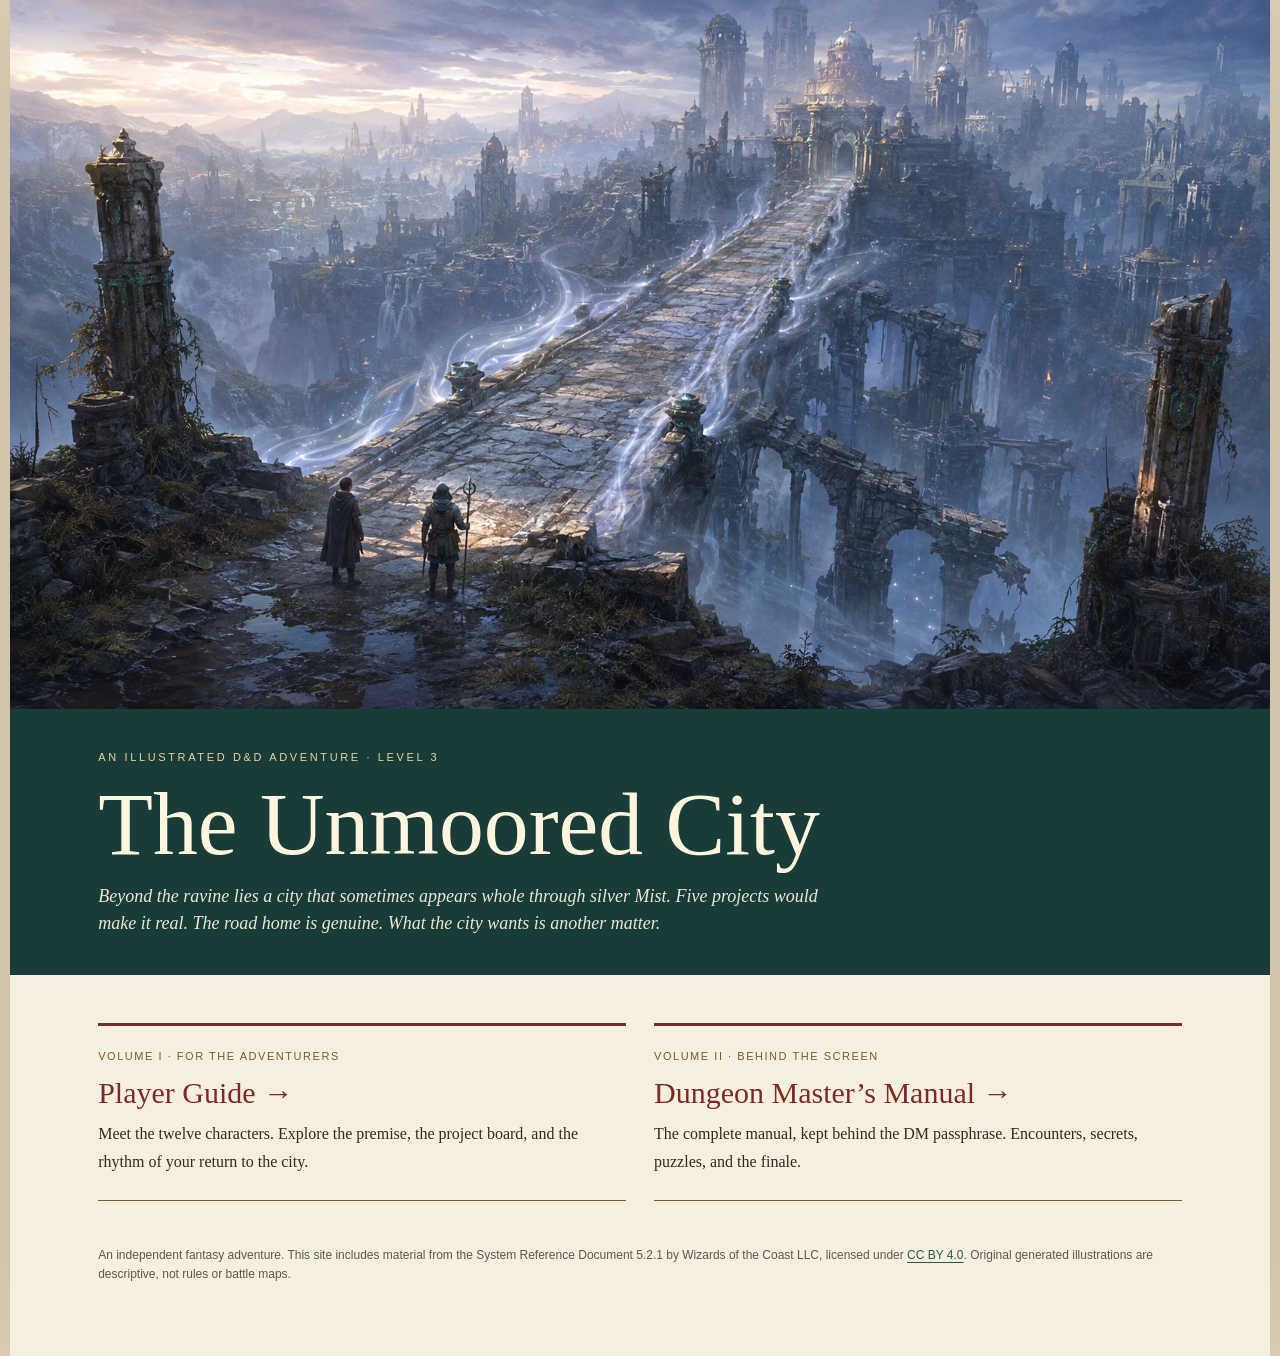
<file: index.html>
<!doctype html>
<html lang="en"><head><meta charset="utf-8"><meta name="viewport" content="width=device-width, initial-scale=1"><meta name="robots" content="noindex">
<title>The Unmoored City</title><link rel="stylesheet" href="assets/book/book.css?v=f1617fdbd7e9"></head>
<body><a class="skip-link" href="#guides">Skip to the guides</a><main class="landing">
<header class="book-cover"><img src="assets/book/scenes/01-borrowed-road.png" alt="An ancient stone road crosses a misty ravine toward a lost city." fetchpriority="high" width="1672" height="941">
<div class="cover-title"><p class="eyebrow">An illustrated D&amp;D adventure · Level 3</p><h1 class="display-title">The Unmoored City</h1>
<p class="cover-deck">Beyond the ravine lies a city that sometimes appears whole through silver Mist. Five projects would make it real. The road home is genuine. What the city wants is another matter.</p></div></header>
<div class="landing-body" id="guides"><div class="doors">
<a class="door" href="players/"><div class="door-number">Volume I · For the adventurers</div><strong>Player Guide &rarr;</strong><span>Meet the twelve characters. Explore the premise, the project board, and the rhythm of your return to the city.</span></a>
<a class="door" href="dm/"><div class="door-number">Volume II · Behind the screen</div><strong>Dungeon Master’s Manual &rarr;</strong><span>The complete manual, kept behind the DM passphrase. Encounters, secrets, puzzles, and the finale.</span></a>
</div><p class="note">An independent fantasy adventure. This site includes material from the System Reference Document 5.2.1 by Wizards of the Coast LLC, licensed under <a href="https://creativecommons.org/licenses/by/4.0/">CC BY 4.0</a>. Original generated illustrations are descriptive, not rules or battle maps.</p></div>
</main></body></html>
</file>
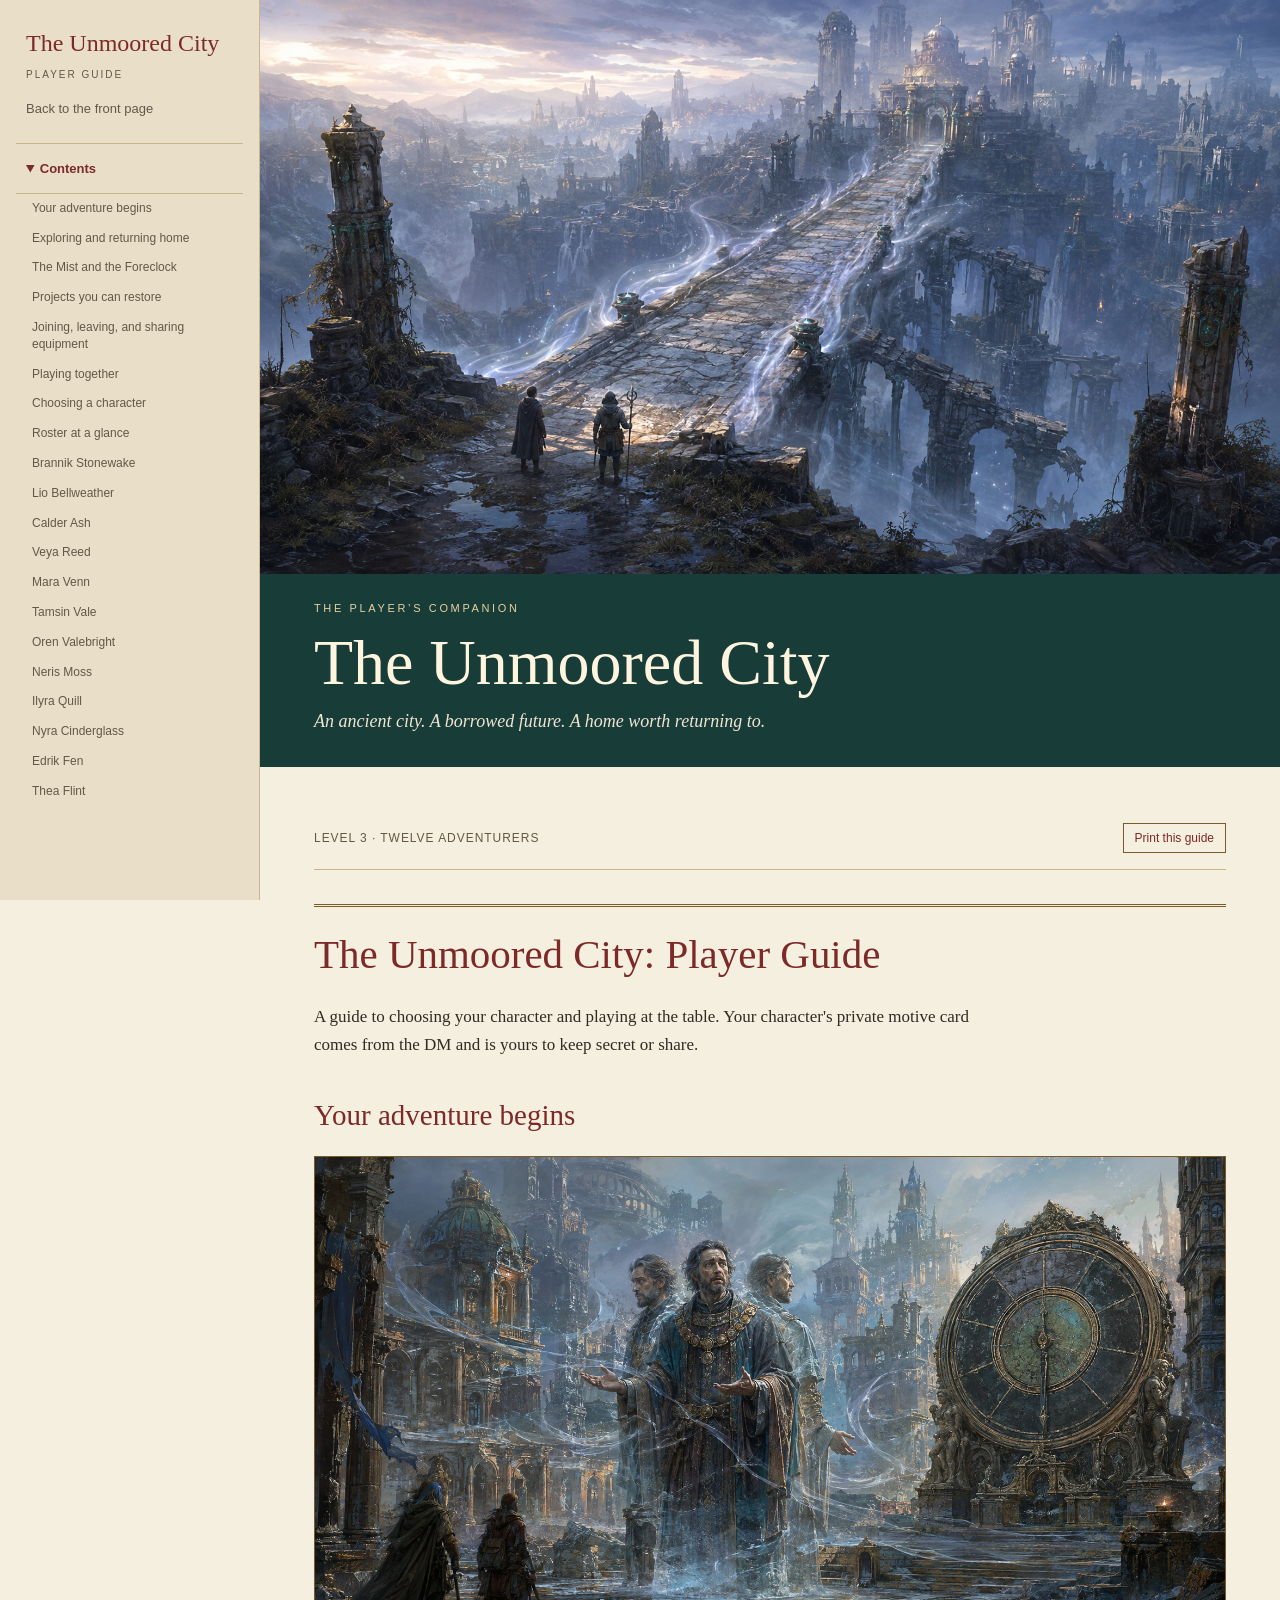
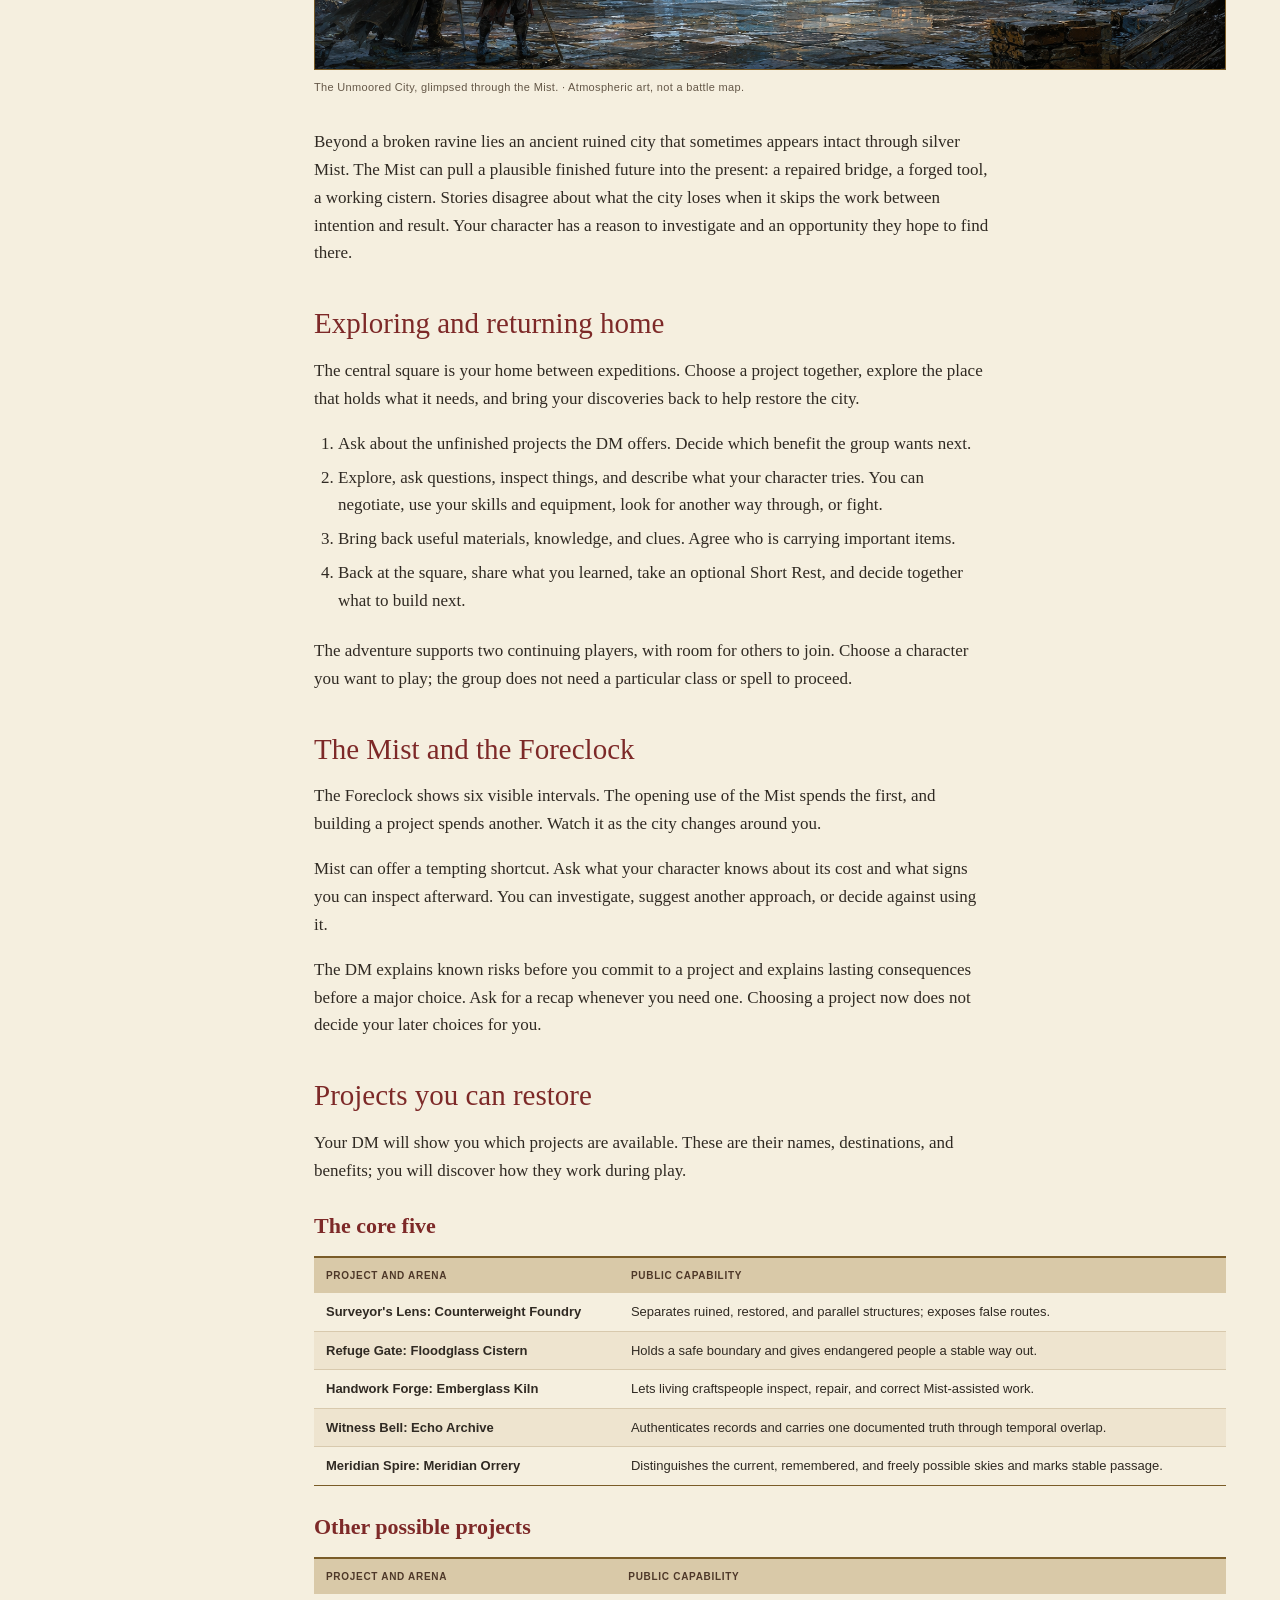
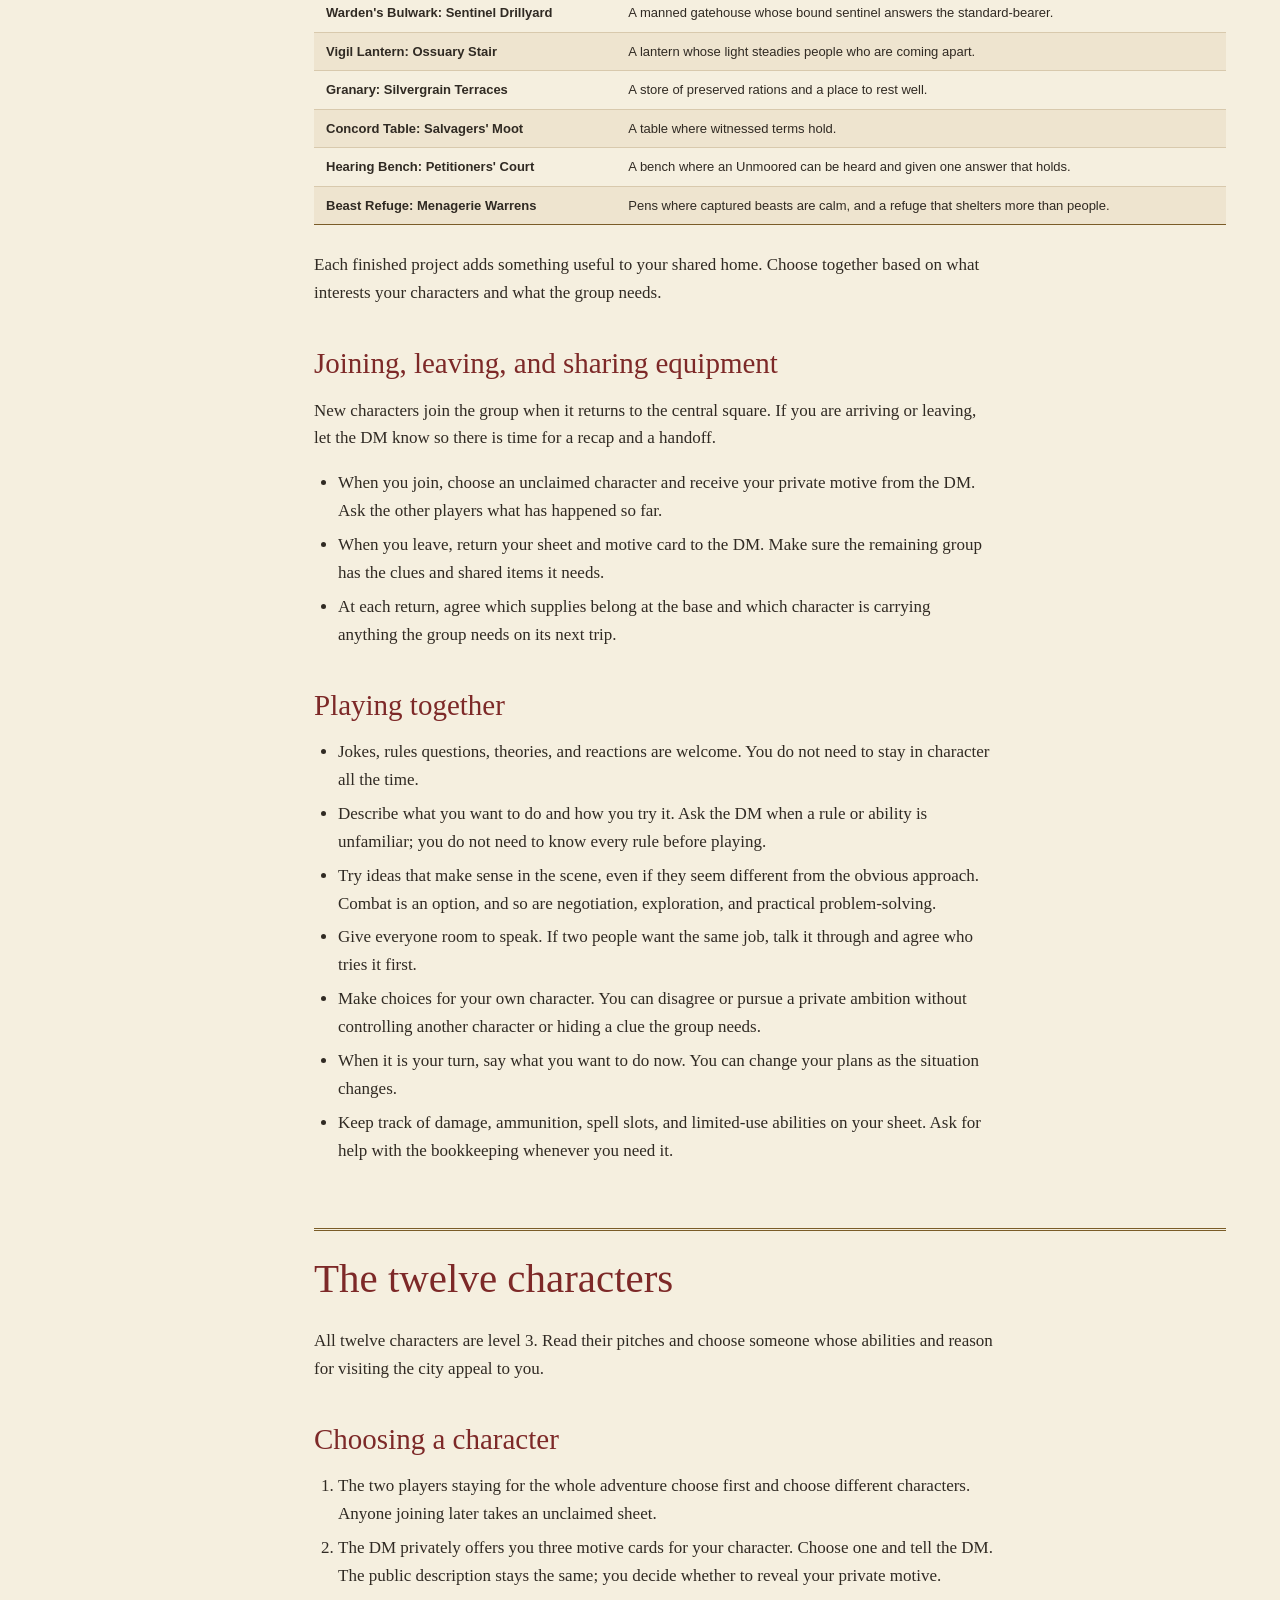
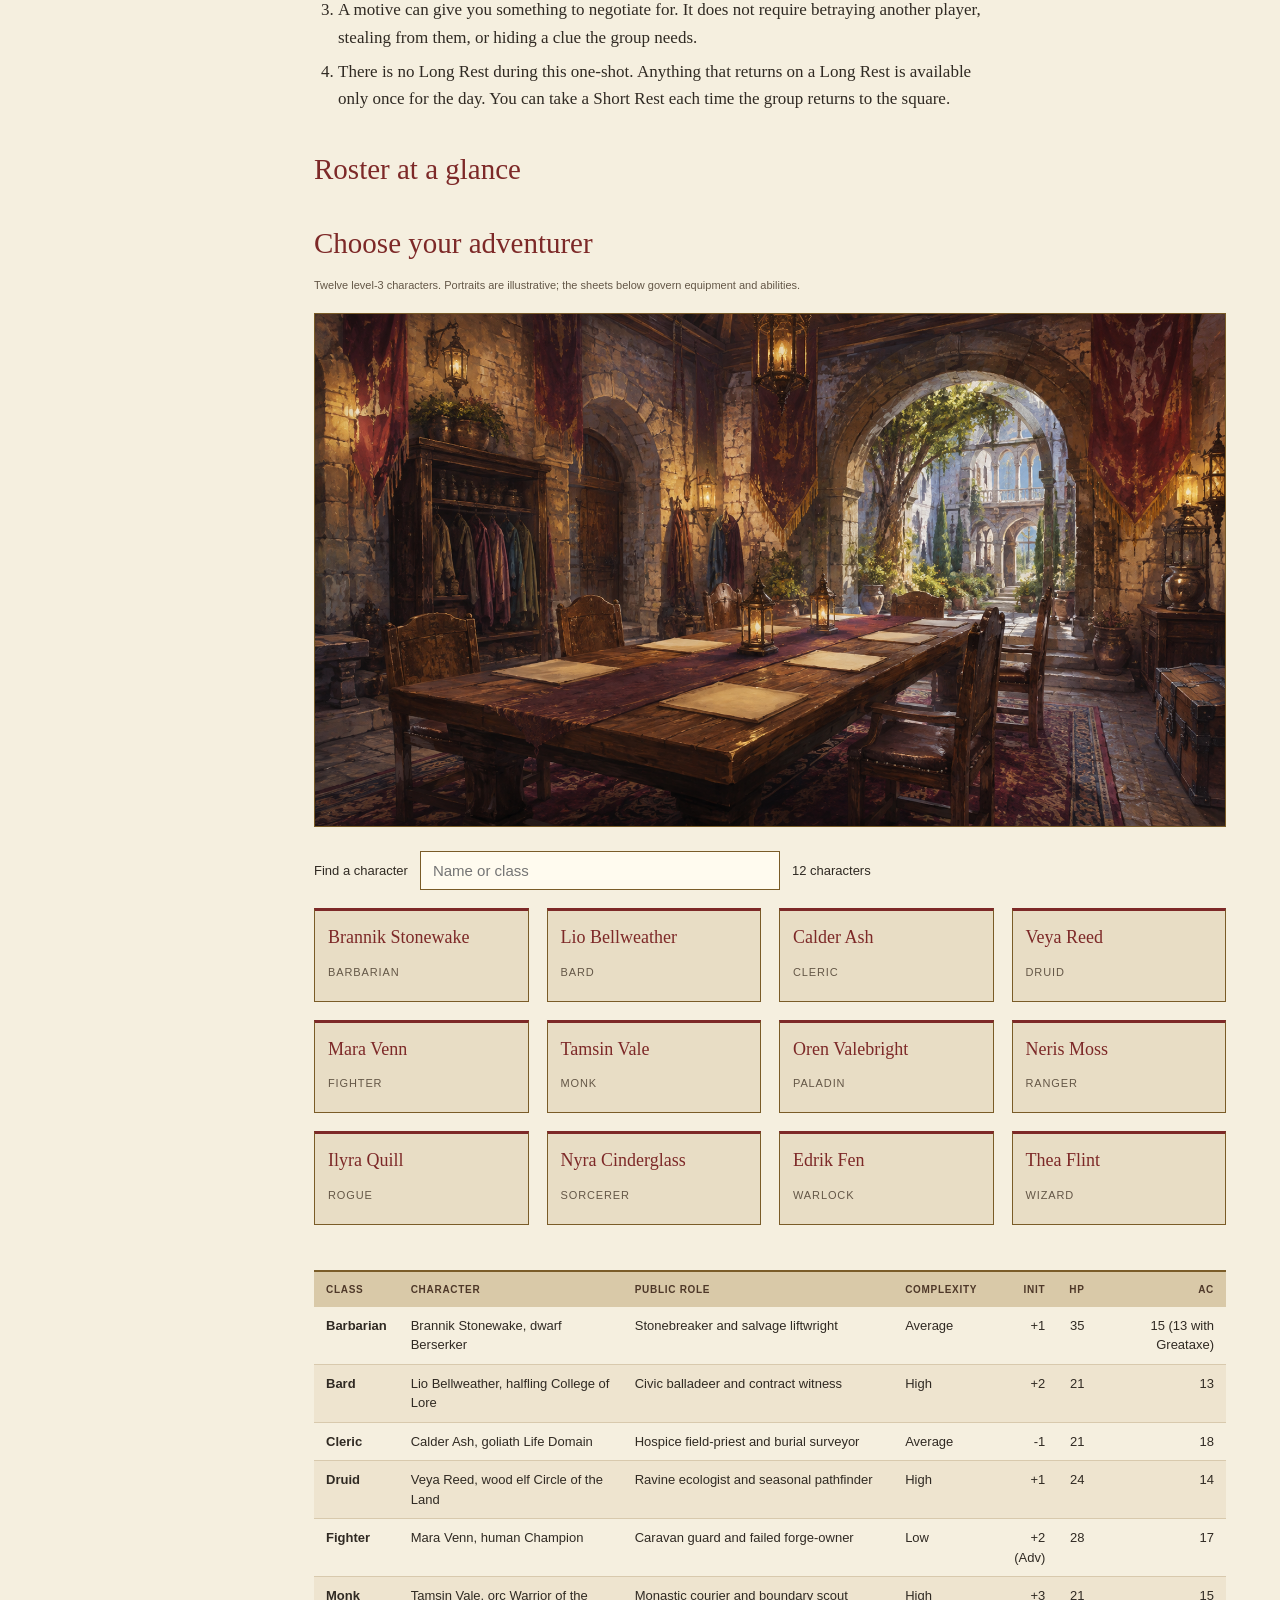
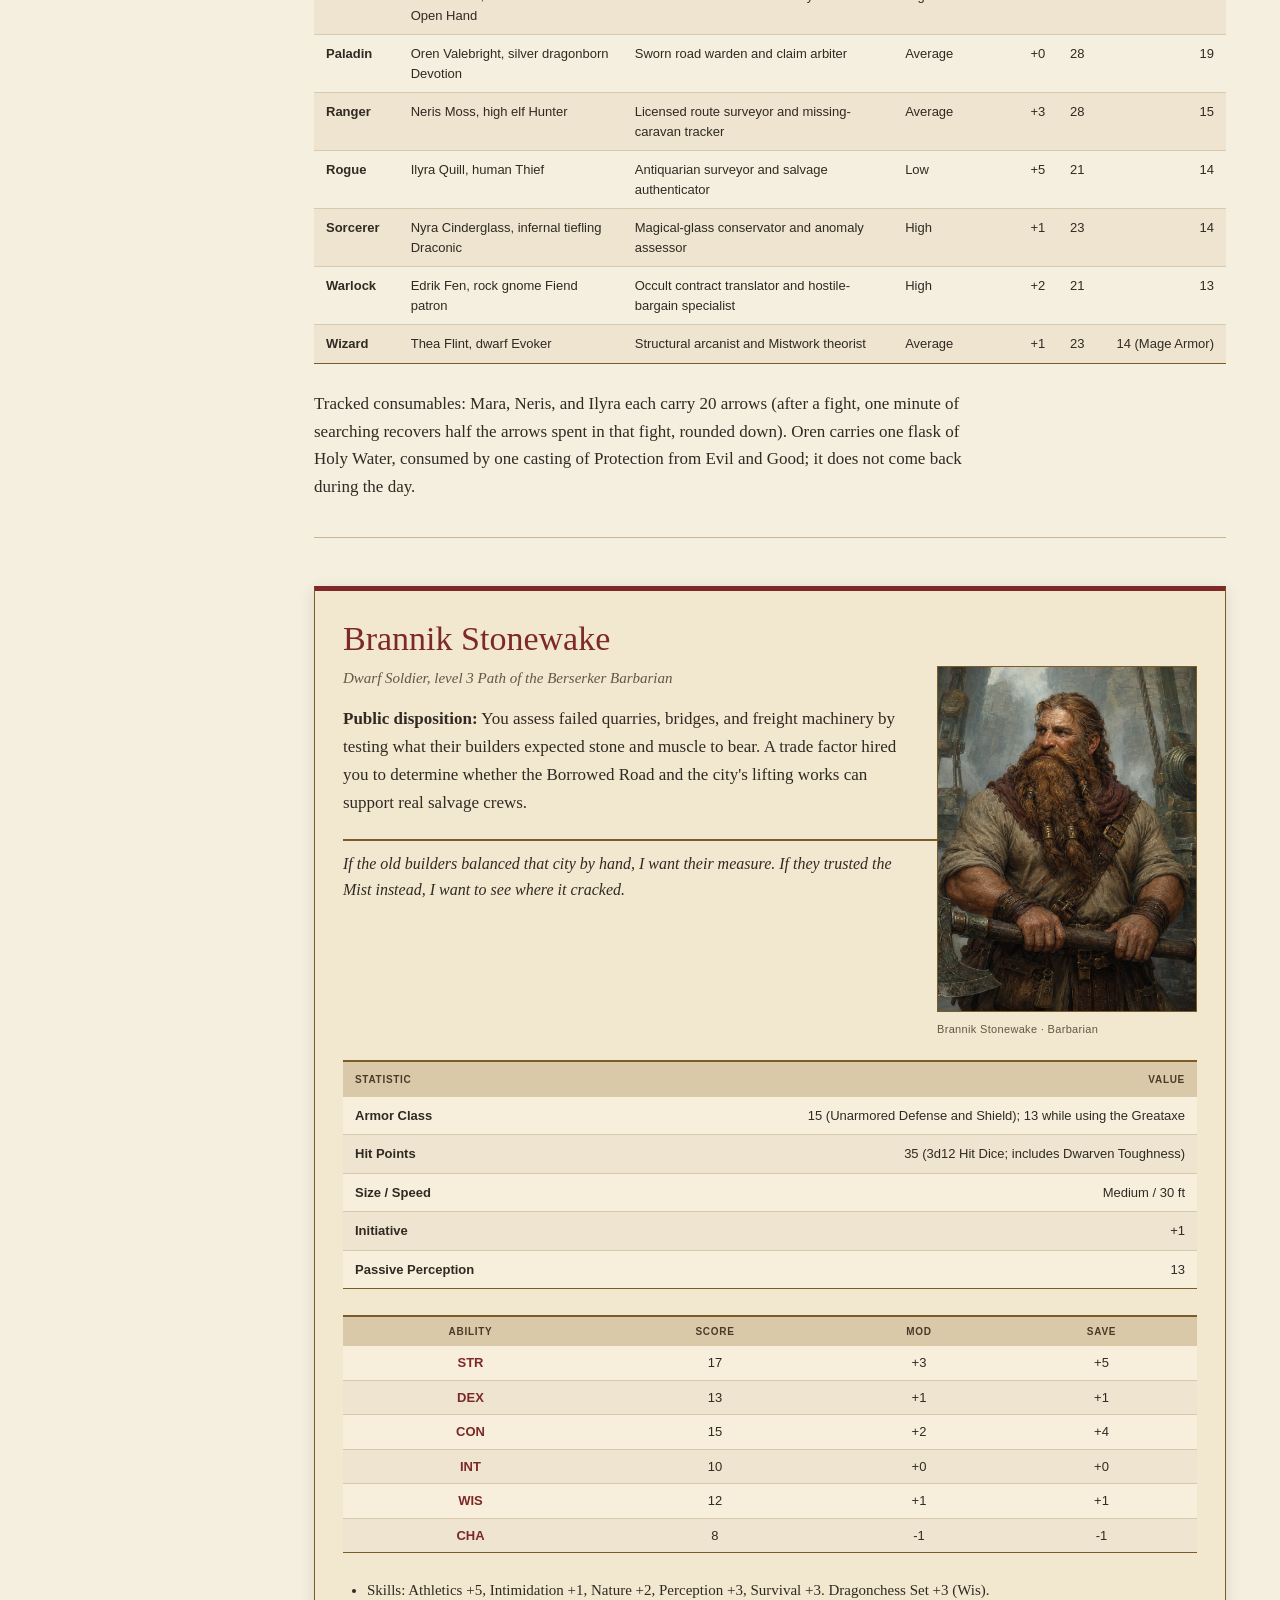
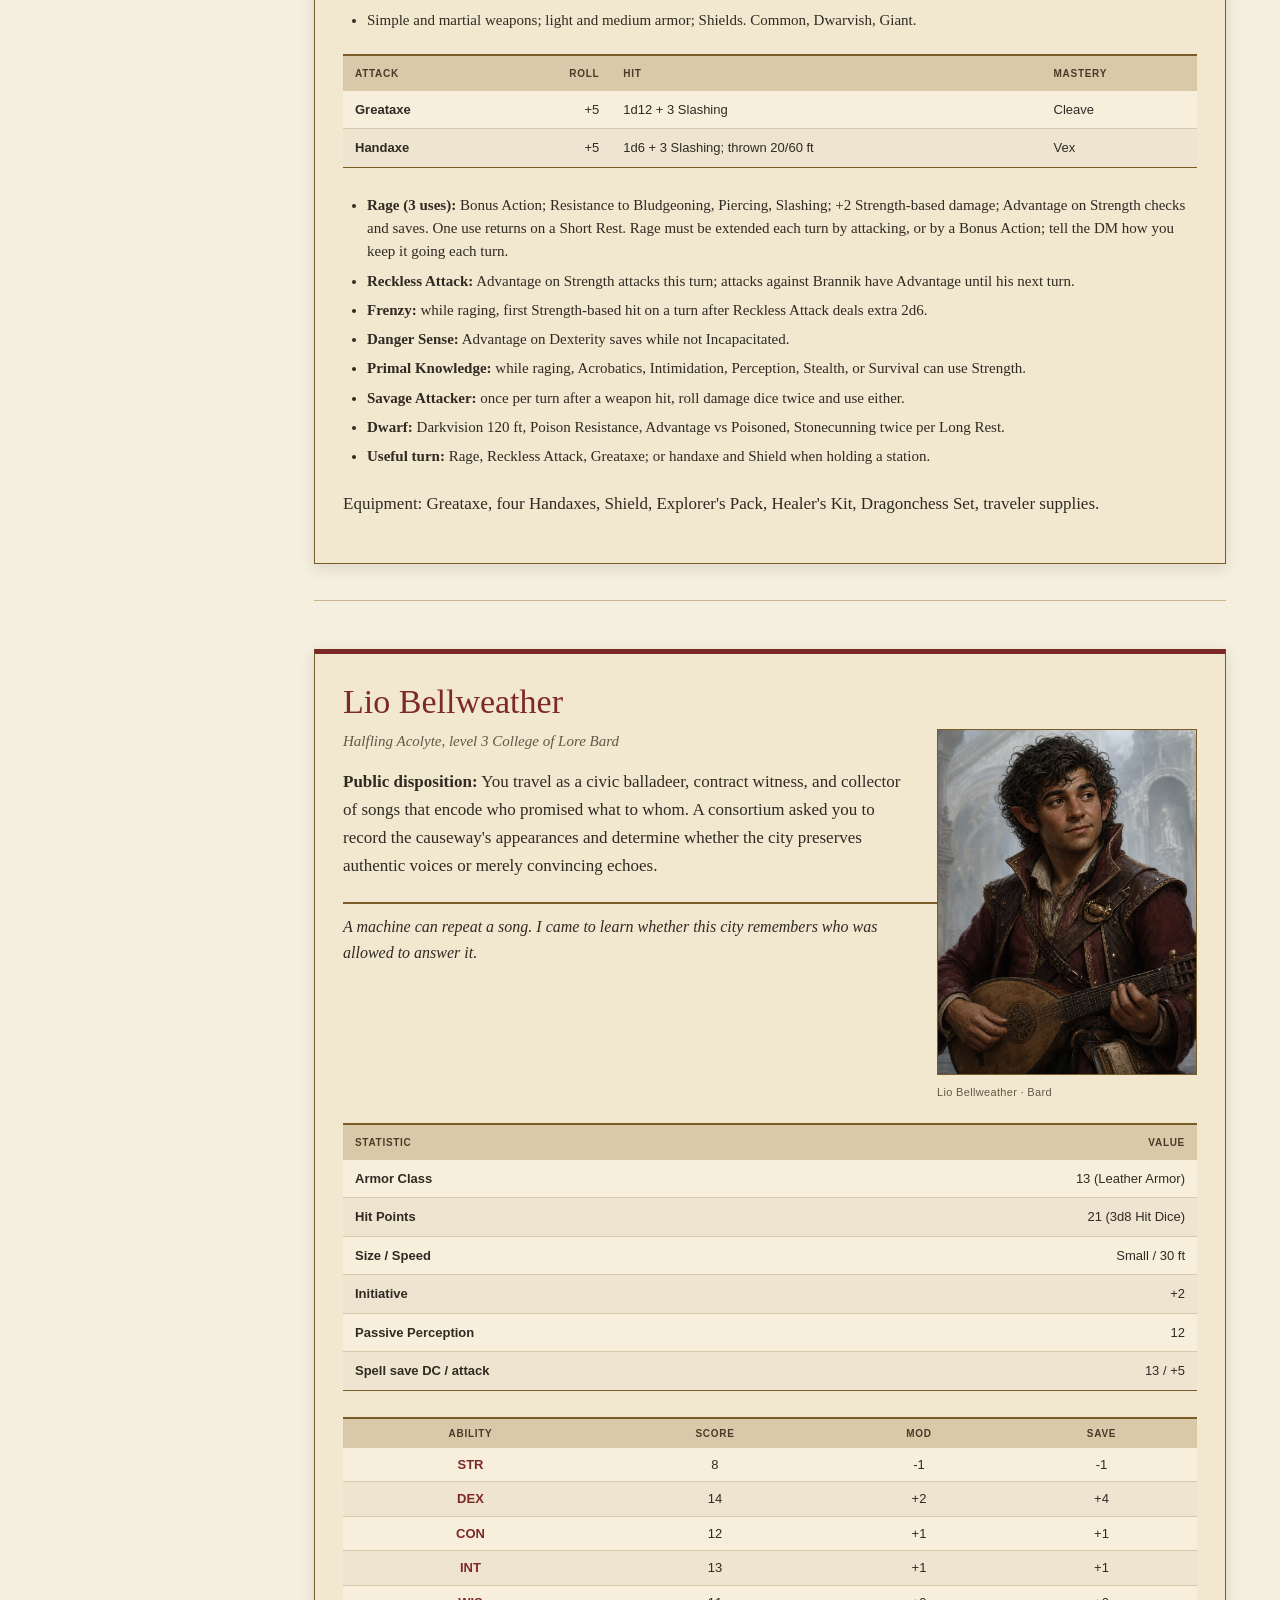
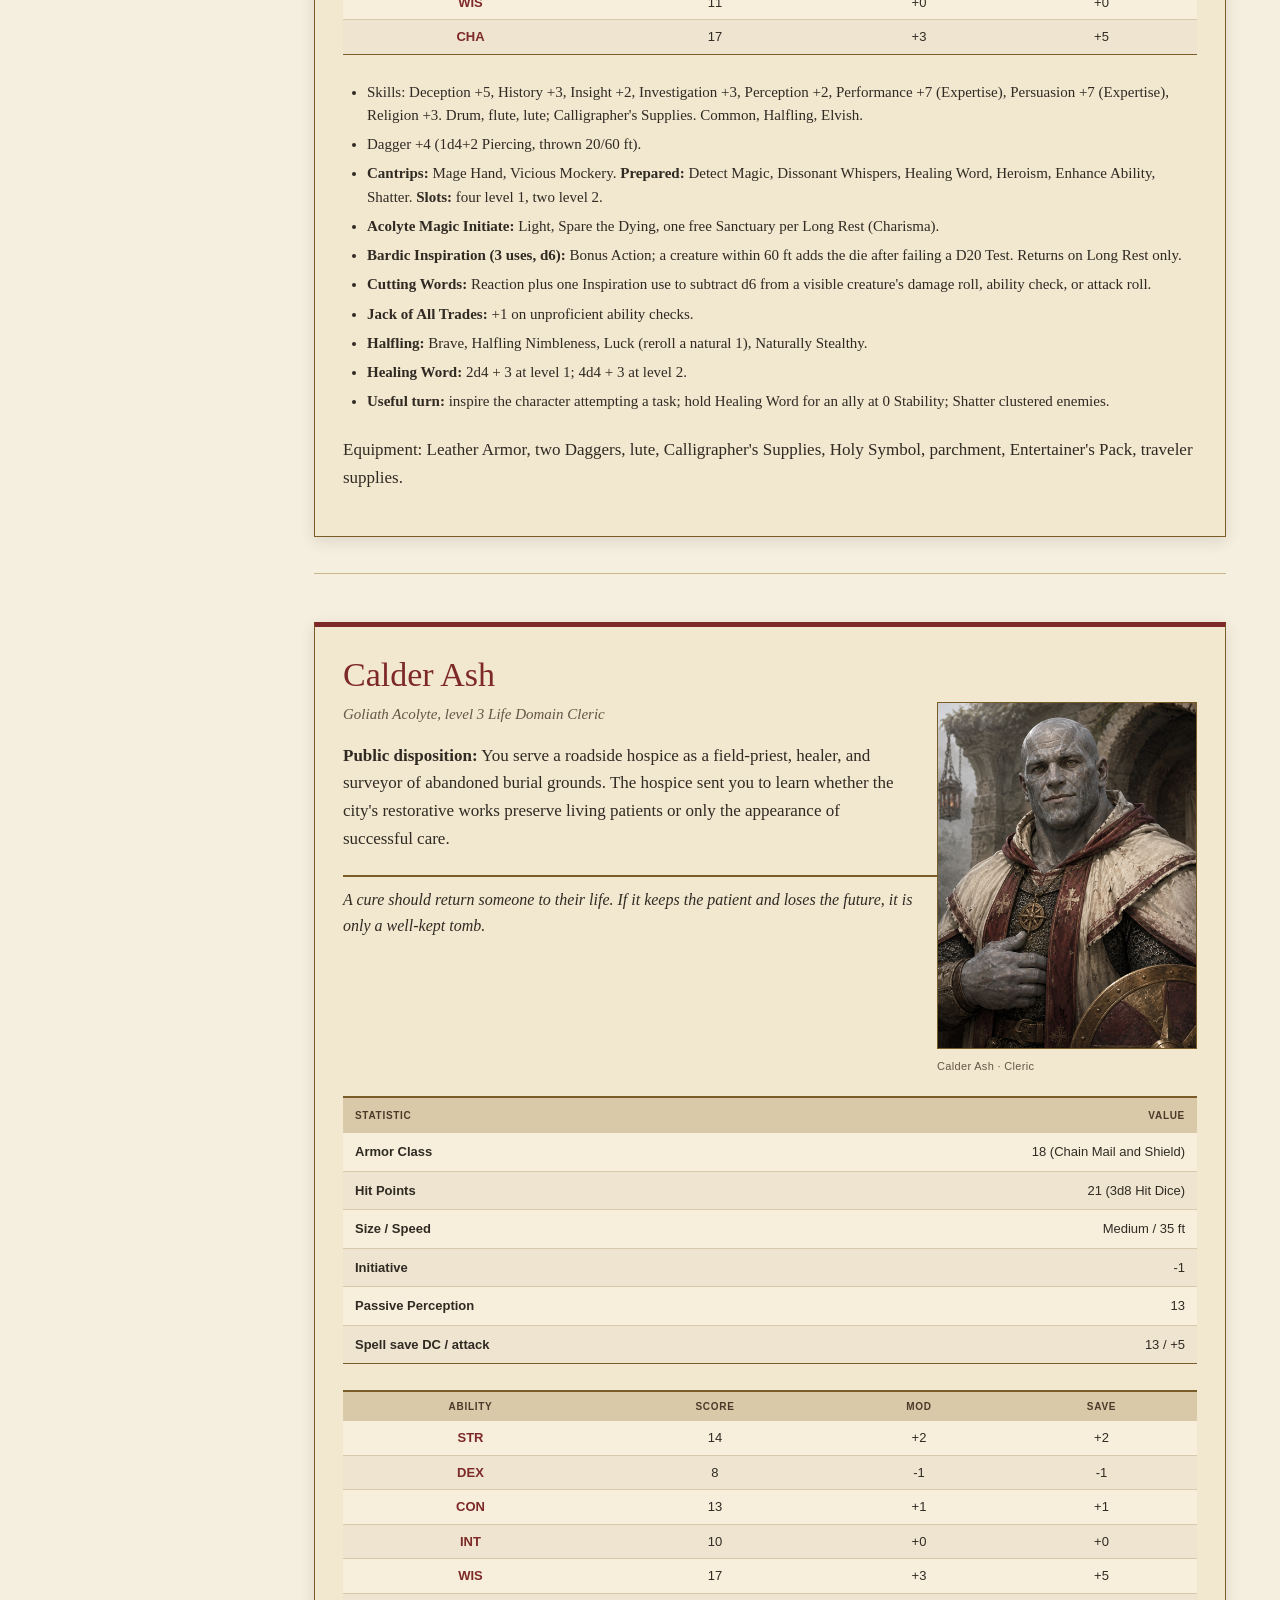
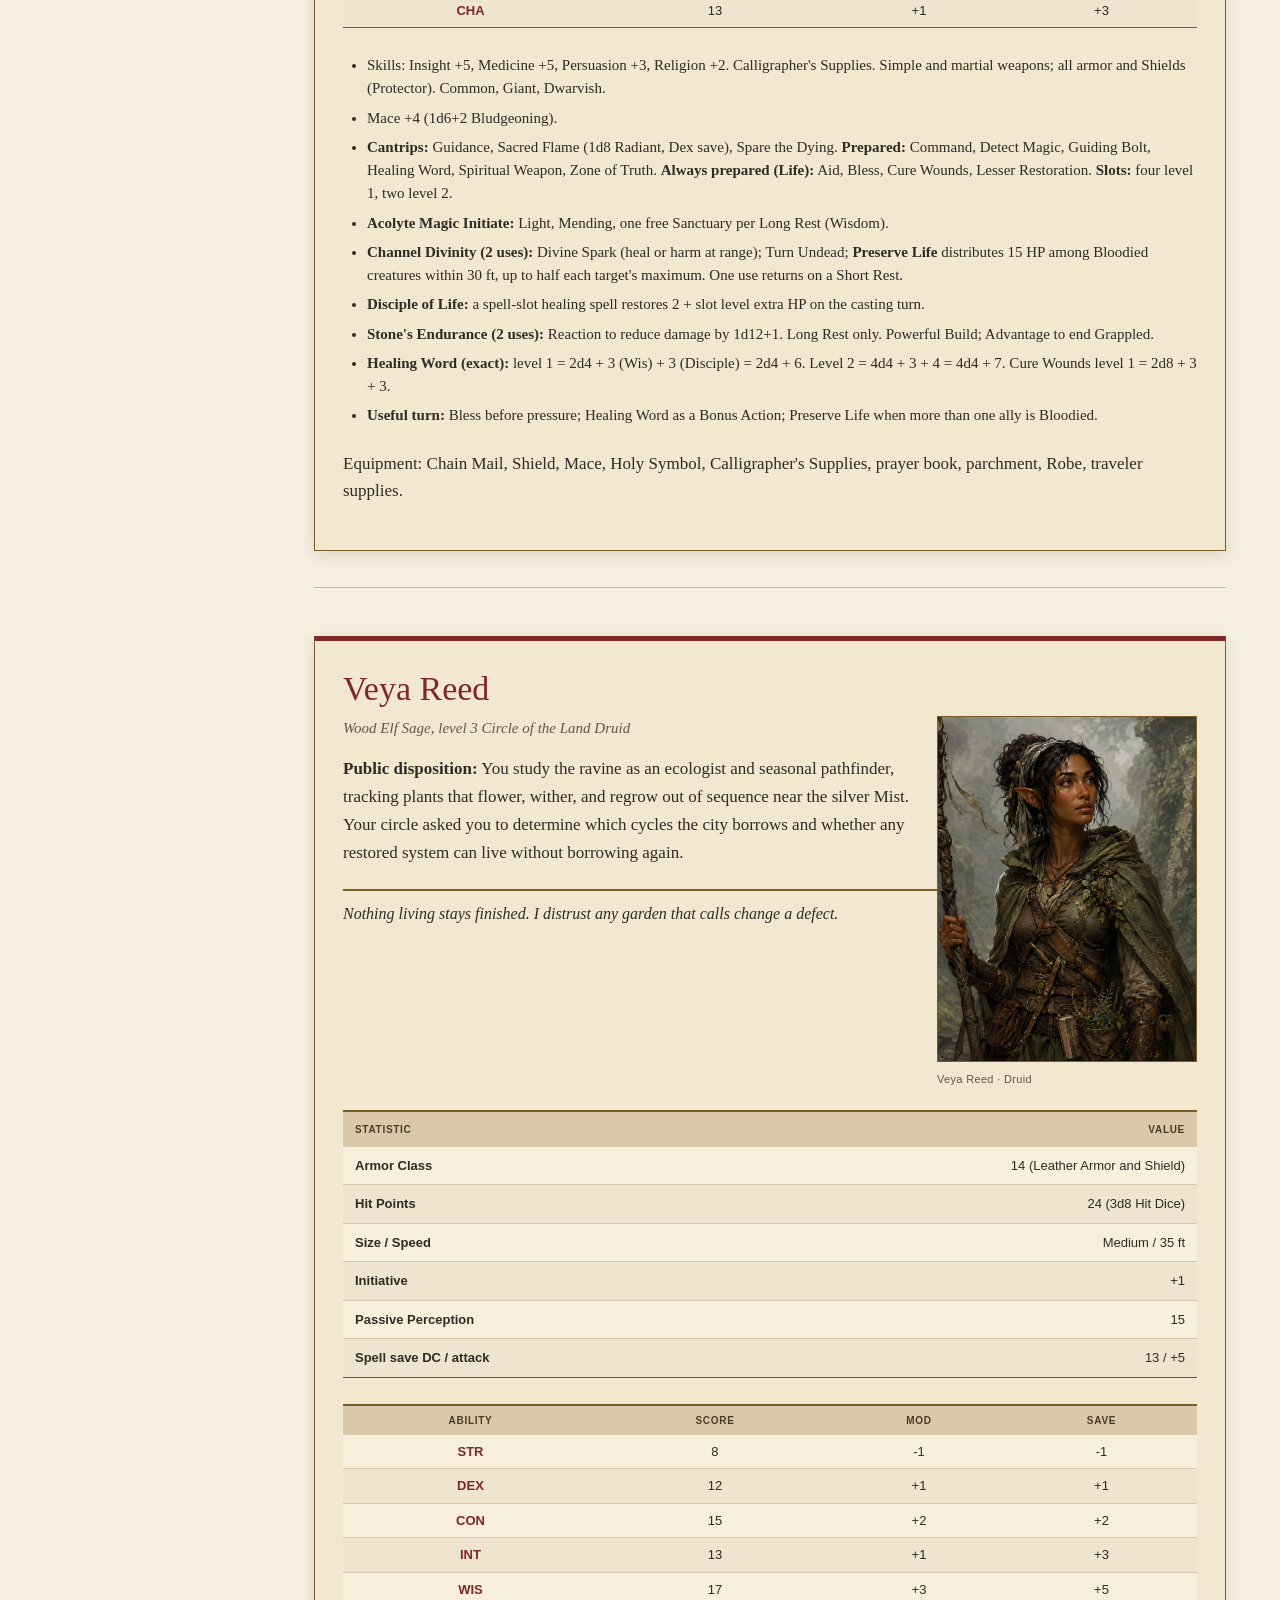
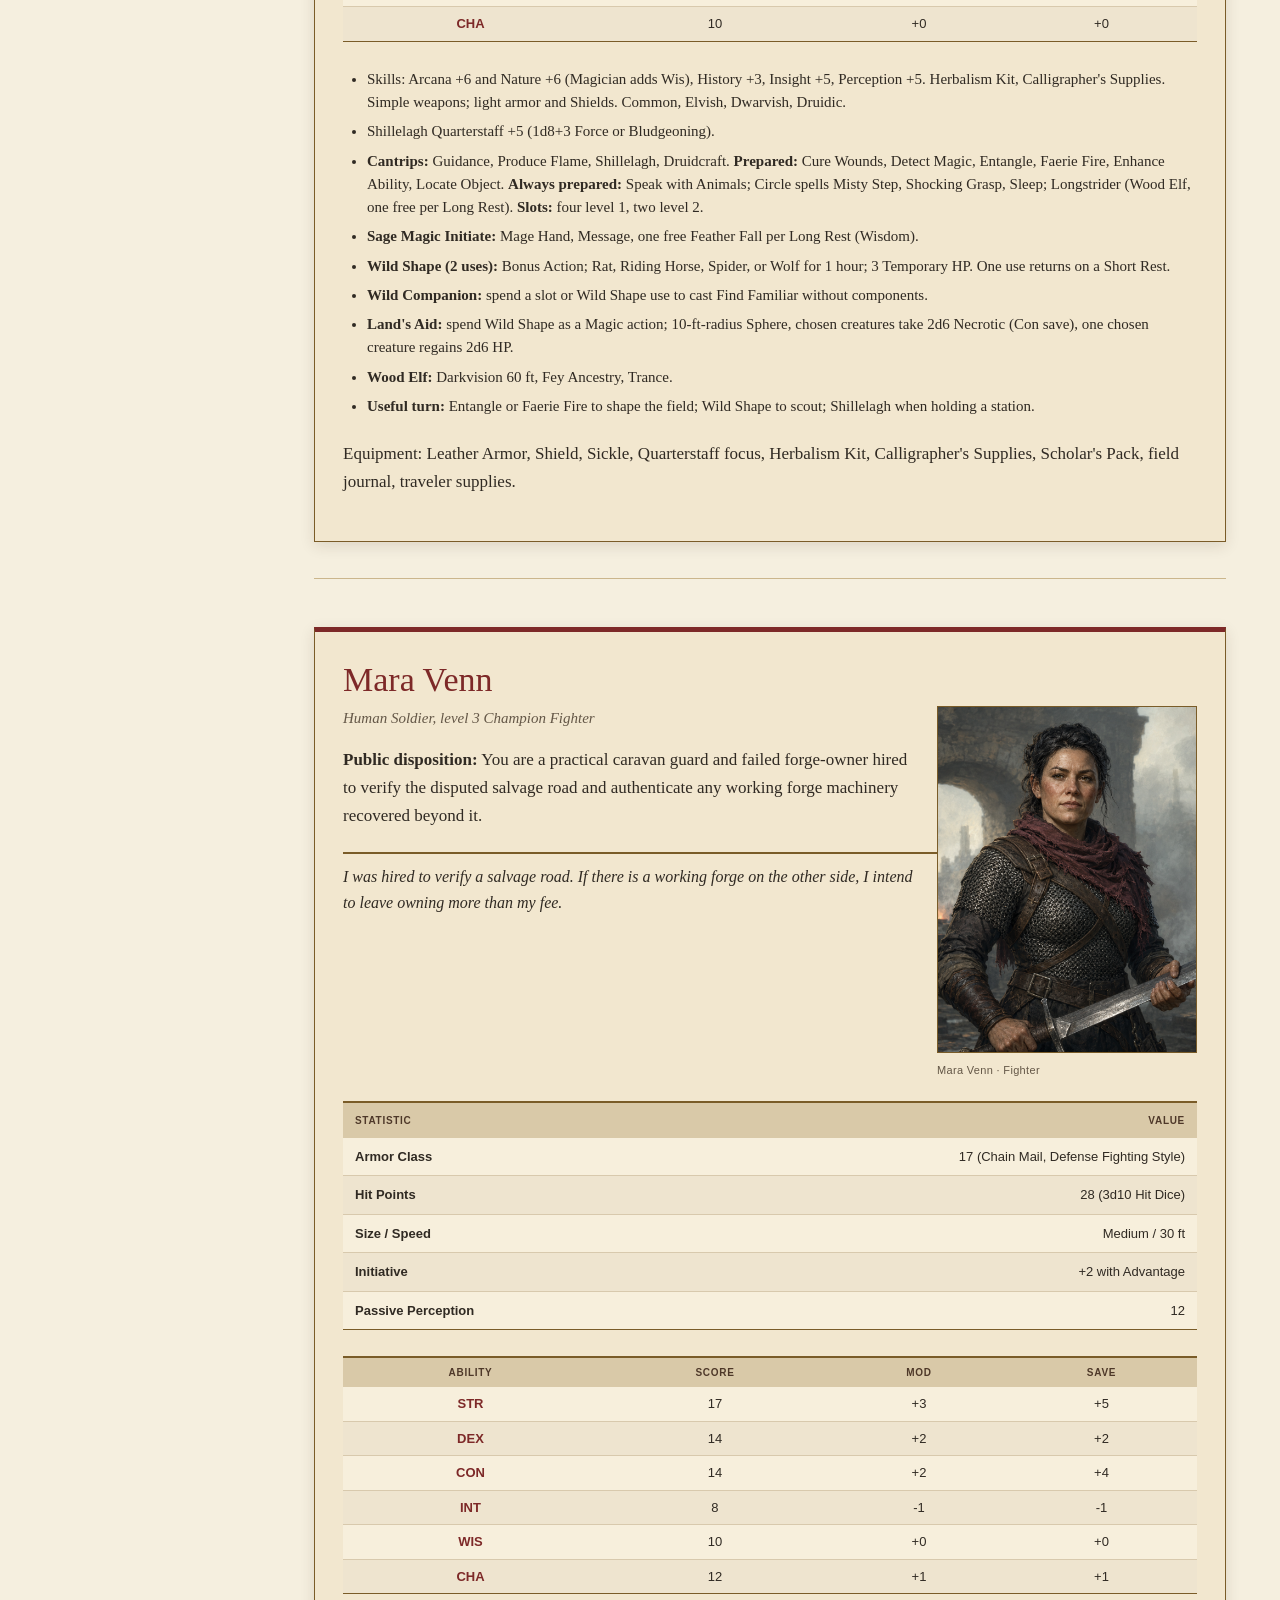
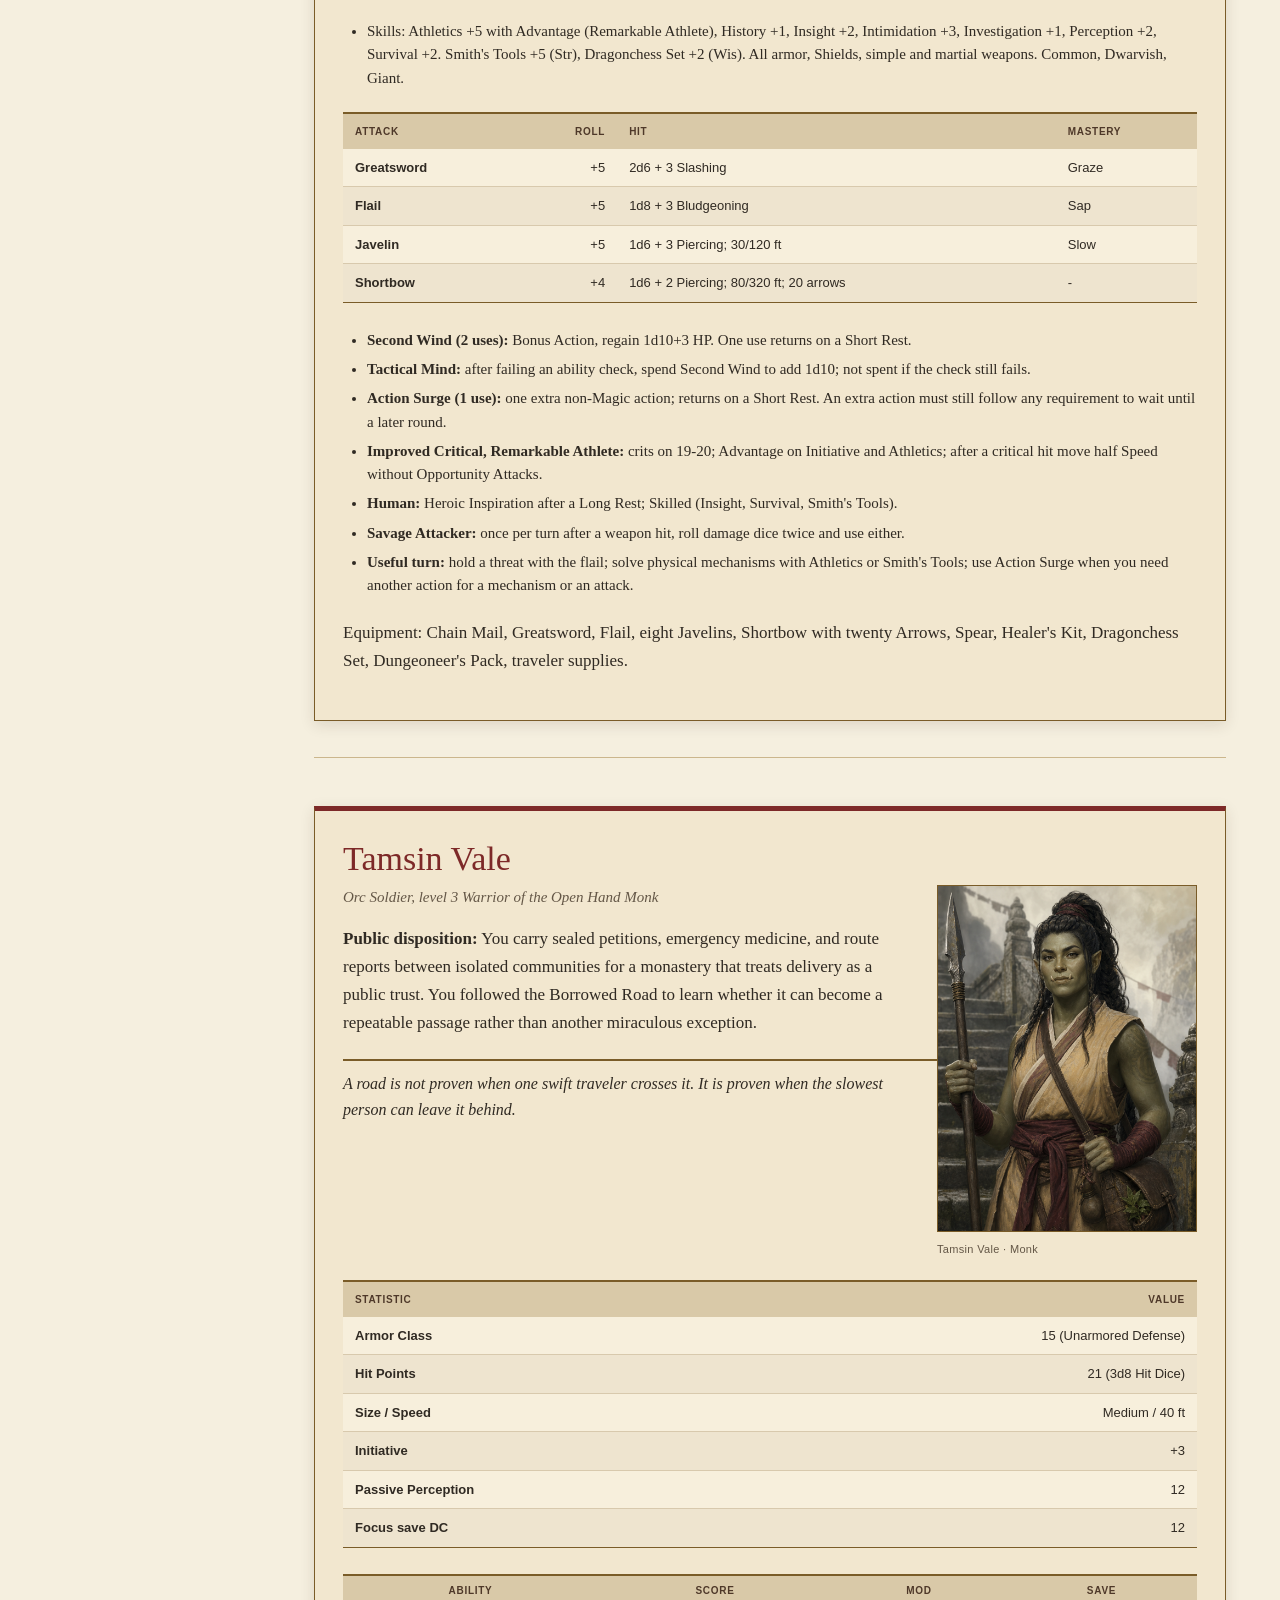
<file: players/index.html>
<!doctype html>
<html lang="en"><head>
<meta charset="utf-8"><meta name="viewport" content="width=device-width, initial-scale=1">
<meta name="robots" content="noindex"><meta name="book-assets" content="../assets/book/"><meta name="book-role" content="players">

<title>The Unmoored City: Player Guide</title><link rel="stylesheet" href="../assets/book/book.css?v=f1617fdbd7e9"><script defer src="../assets/book/book.js?v=e3e5cfc4c56b"></script>
</head><body><div class="shell">
<nav class="rail" aria-label="Sections"><p class="brand">The Unmoored City<small>Player Guide</small></p>
<a class="home" href="../">Back to the front page</a><div class="navlist"><a class="nav-l2" href="#the-premise-the-players-know">Your adventure begins</a>
<a class="nav-l2" href="#the-repeated-expedition-loop">Exploring and returning home</a>
<a class="nav-l2" href="#the-foreclock">The Mist and the Foreclock</a>
<a class="nav-l2" href="#the-project-board">Projects you can restore</a>
<a class="nav-l2" href="#return-boundaries-and-table-rotation">Joining, leaving, and sharing equipment</a>
<a class="nav-l2" href="#table-expectations">Playing together</a>
<a class="nav-l2" href="#choosing-a-character">Choosing a character</a>
<a class="nav-l2" href="#roster-at-a-glance">Roster at a glance</a>
<a class="nav-l2" href="#brannik-stonewake">Brannik Stonewake</a>
<a class="nav-l2" href="#lio-bellweather">Lio Bellweather</a>
<a class="nav-l2" href="#calder-ash">Calder Ash</a>
<a class="nav-l2" href="#veya-reed">Veya Reed</a>
<a class="nav-l2" href="#mara-venn">Mara Venn</a>
<a class="nav-l2" href="#tamsin-vale">Tamsin Vale</a>
<a class="nav-l2" href="#oren-valebright">Oren Valebright</a>
<a class="nav-l2" href="#neris-moss">Neris Moss</a>
<a class="nav-l2" href="#ilyra-quill">Ilyra Quill</a>
<a class="nav-l2" href="#nyra-cinderglass">Nyra Cinderglass</a>
<a class="nav-l2" href="#edrik-fen">Edrik Fen</a>
<a class="nav-l2" href="#thea-flint">Thea Flint</a></div></nav>
<main><div class="content">
<h1 id="the-unmoored-city-player-guide">The Unmoored City: Player Guide</h1>
<p>A guide to choosing your character and playing at the table. Your character's private motive card comes from the DM and is yours to keep secret or share.</p>
<h2 id="the-premise-the-players-know">Your adventure begins</h2>
<p>Beyond a broken ravine lies an ancient ruined city that sometimes appears intact through silver Mist. The Mist can pull a plausible finished future into the present: a repaired bridge, a forged tool, a working cistern. Stories disagree about what the city loses when it skips the work between intention and result. Your character has a reason to investigate and an opportunity they hope to find there.</p>
<h2 id="the-repeated-expedition-loop">Exploring and returning home</h2>
<p>The central square is your home between expeditions. Choose a project together, explore the place that holds what it needs, and bring your discoveries back to help restore the city.</p>
<ol>
<li>Ask about the unfinished projects the DM offers. Decide which benefit the group wants next.</li>
<li>Explore, ask questions, inspect things, and describe what your character tries. You can negotiate, use your skills and equipment, look for another way through, or fight.</li>
<li>Bring back useful materials, knowledge, and clues. Agree who is carrying important items.</li>
<li>Back at the square, share what you learned, take an optional Short Rest, and decide together what to build next.</li>
</ol>
<p>The adventure supports two continuing players, with room for others to join. Choose a character you want to play; the group does not need a particular class or spell to proceed.</p>
<h2 id="the-foreclock">The Mist and the Foreclock</h2>
<p>The Foreclock shows six visible intervals. The opening use of the Mist spends the first, and building a project spends another. Watch it as the city changes around you.</p>
<p>Mist can offer a tempting shortcut. Ask what your character knows about its cost and what signs you can inspect afterward. You can investigate, suggest another approach, or decide against using it.</p>
<p>The DM explains known risks before you commit to a project and explains lasting consequences before a major choice. Ask for a recap whenever you need one. Choosing a project now does not decide your later choices for you.</p>
<h2 id="the-project-board">Projects you can restore</h2>
<p>Your DM will show you which projects are available. These are their names, destinations, and benefits; you will discover how they work during play.</p>
<h3 id="the-core-five">The core five</h3>
<div class="tbl"><table><thead><tr><th style="text-align:left">Project and arena</th><th style="text-align:left">Public capability</th></tr></thead><tbody>
<tr><td style="text-align:left"><strong>Surveyor's Lens: Counterweight Foundry</strong></td><td style="text-align:left">Separates ruined, restored, and parallel structures; exposes false routes.</td></tr>
<tr><td style="text-align:left"><strong>Refuge Gate: Floodglass Cistern</strong></td><td style="text-align:left">Holds a safe boundary and gives endangered people a stable way out.</td></tr>
<tr><td style="text-align:left"><strong>Handwork Forge: Emberglass Kiln</strong></td><td style="text-align:left">Lets living craftspeople inspect, repair, and correct Mist-assisted work.</td></tr>
<tr><td style="text-align:left"><strong>Witness Bell: Echo Archive</strong></td><td style="text-align:left">Authenticates records and carries one documented truth through temporal overlap.</td></tr>
<tr><td style="text-align:left"><strong>Meridian Spire: Meridian Orrery</strong></td><td style="text-align:left">Distinguishes the current, remembered, and freely possible skies and marks stable passage.</td></tr>
</tbody></table></div>
<h3 id="optional-projects-wider-board">Other possible projects</h3>
<div class="tbl"><table><thead><tr><th style="text-align:left">Project and arena</th><th style="text-align:left">Public capability</th></tr></thead><tbody>
<tr><td style="text-align:left"><strong>Warden's Bulwark: Sentinel Drillyard</strong></td><td style="text-align:left">A manned gatehouse whose bound sentinel answers the standard-bearer.</td></tr>
<tr><td style="text-align:left"><strong>Vigil Lantern: Ossuary Stair</strong></td><td style="text-align:left">A lantern whose light steadies people who are coming apart.</td></tr>
<tr><td style="text-align:left"><strong>Granary: Silvergrain Terraces</strong></td><td style="text-align:left">A store of preserved rations and a place to rest well.</td></tr>
<tr><td style="text-align:left"><strong>Concord Table: Salvagers' Moot</strong></td><td style="text-align:left">A table where witnessed terms hold.</td></tr>
<tr><td style="text-align:left"><strong>Hearing Bench: Petitioners' Court</strong></td><td style="text-align:left">A bench where an Unmoored can be heard and given one answer that holds.</td></tr>
<tr><td style="text-align:left"><strong>Beast Refuge: Menagerie Warrens</strong></td><td style="text-align:left">Pens where captured beasts are calm, and a refuge that shelters more than people.</td></tr>
</tbody></table></div>
<p>Each finished project adds something useful to your shared home. Choose together based on what interests your characters and what the group needs.</p>
<h2 id="return-boundaries-and-table-rotation">Joining, leaving, and sharing equipment</h2>
<p>New characters join the group when it returns to the central square. If you are arriving or leaving, let the DM know so there is time for a recap and a handoff.</p>
<ul>
<li>When you join, choose an unclaimed character and receive your private motive from the DM. Ask the other players what has happened so far.</li>
<li>When you leave, return your sheet and motive card to the DM. Make sure the remaining group has the clues and shared items it needs.</li>
<li>At each return, agree which supplies belong at the base and which character is carrying anything the group needs on its next trip.</li>
</ul>
<h2 id="table-expectations">Playing together</h2>
<ul>
<li>Jokes, rules questions, theories, and reactions are welcome. You do not need to stay in character all the time.</li>
<li>Describe what you want to do and how you try it. Ask the DM when a rule or ability is unfamiliar; you do not need to know every rule before playing.</li>
<li>Try ideas that make sense in the scene, even if they seem different from the obvious approach. Combat is an option, and so are negotiation, exploration, and practical problem-solving.</li>
<li>Give everyone room to speak. If two people want the same job, talk it through and agree who tries it first.</li>
<li>Make choices for your own character. You can disagree or pursue a private ambition without controlling another character or hiding a clue the group needs.</li>
<li>When it is your turn, say what you want to do now. You can change your plans as the situation changes.</li>
<li>Keep track of damage, ammunition, spell slots, and limited-use abilities on your sheet. Ask for help with the bookkeeping whenever you need it.</li>
</ul>
<h1 id="the-twelve-characters">The twelve characters</h1>
<p>All twelve characters are level 3. Read their pitches and choose someone whose abilities and reason for visiting the city appeal to you.</p>
<h2 id="choosing-a-character">Choosing a character</h2>
<ol>
<li>The two players staying for the whole adventure choose first and choose different characters. Anyone joining later takes an unclaimed sheet.</li>
<li>The DM privately offers you three motive cards for your character. Choose one and tell the DM. The public description stays the same; you decide whether to reveal your private motive.</li>
<li>A motive can give you something to negotiate for. It does not require betraying another player, stealing from them, or hiding a clue the group needs.</li>
<li>There is no Long Rest during this one-shot. Anything that returns on a Long Rest is available only once for the day. You can take a Short Rest each time the group returns to the square.</li>
</ol>
<h2 id="roster-at-a-glance">Roster at a glance</h2>
<div class="tbl"><table>
<thead><tr>
<th style="text-align:left">Class</th>
<th style="text-align:left">Character</th>
<th style="text-align:left">Public role</th>
<th style="text-align:left">Complexity</th>
<th style="text-align:right">Init</th>
<th style="text-align:right">HP</th>
<th style="text-align:right">AC</th>
</tr></thead><tbody>
<tr>
<td style="text-align:left">Barbarian</td>
<td style="text-align:left">Brannik Stonewake, dwarf Berserker</td>
<td style="text-align:left">Stonebreaker and salvage liftwright</td>
<td style="text-align:left">Average</td>
<td style="text-align:right">+1</td>
<td style="text-align:right">35</td>
<td style="text-align:right">15 (13 with Greataxe)</td>
</tr>
<tr>
<td style="text-align:left">Bard</td>
<td style="text-align:left">Lio Bellweather, halfling College of Lore</td>
<td style="text-align:left">Civic balladeer and contract witness</td>
<td style="text-align:left">High</td>
<td style="text-align:right">+2</td>
<td style="text-align:right">21</td>
<td style="text-align:right">13</td>
</tr>
<tr>
<td style="text-align:left">Cleric</td>
<td style="text-align:left">Calder Ash, goliath Life Domain</td>
<td style="text-align:left">Hospice field-priest and burial surveyor</td>
<td style="text-align:left">Average</td>
<td style="text-align:right">-1</td>
<td style="text-align:right">21</td>
<td style="text-align:right">18</td>
</tr>
<tr>
<td style="text-align:left">Druid</td>
<td style="text-align:left">Veya Reed, wood elf Circle of the Land</td>
<td style="text-align:left">Ravine ecologist and seasonal pathfinder</td>
<td style="text-align:left">High</td>
<td style="text-align:right">+1</td>
<td style="text-align:right">24</td>
<td style="text-align:right">14</td>
</tr>
<tr>
<td style="text-align:left">Fighter</td>
<td style="text-align:left">Mara Venn, human Champion</td>
<td style="text-align:left">Caravan guard and failed forge-owner</td>
<td style="text-align:left">Low</td>
<td style="text-align:right">+2 (Adv)</td>
<td style="text-align:right">28</td>
<td style="text-align:right">17</td>
</tr>
<tr>
<td style="text-align:left">Monk</td>
<td style="text-align:left">Tamsin Vale, orc Warrior of the Open Hand</td>
<td style="text-align:left">Monastic courier and boundary scout</td>
<td style="text-align:left">High</td>
<td style="text-align:right">+3</td>
<td style="text-align:right">21</td>
<td style="text-align:right">15</td>
</tr>
<tr>
<td style="text-align:left">Paladin</td>
<td style="text-align:left">Oren Valebright, silver dragonborn Devotion</td>
<td style="text-align:left">Sworn road warden and claim arbiter</td>
<td style="text-align:left">Average</td>
<td style="text-align:right">+0</td>
<td style="text-align:right">28</td>
<td style="text-align:right">19</td>
</tr>
<tr>
<td style="text-align:left">Ranger</td>
<td style="text-align:left">Neris Moss, high elf Hunter</td>
<td style="text-align:left">Licensed route surveyor and missing-caravan tracker</td>
<td style="text-align:left">Average</td>
<td style="text-align:right">+3</td>
<td style="text-align:right">28</td>
<td style="text-align:right">15</td>
</tr>
<tr>
<td style="text-align:left">Rogue</td>
<td style="text-align:left">Ilyra Quill, human Thief</td>
<td style="text-align:left">Antiquarian surveyor and salvage authenticator</td>
<td style="text-align:left">Low</td>
<td style="text-align:right">+5</td>
<td style="text-align:right">21</td>
<td style="text-align:right">14</td>
</tr>
<tr>
<td style="text-align:left">Sorcerer</td>
<td style="text-align:left">Nyra Cinderglass, infernal tiefling Draconic</td>
<td style="text-align:left">Magical-glass conservator and anomaly assessor</td>
<td style="text-align:left">High</td>
<td style="text-align:right">+1</td>
<td style="text-align:right">23</td>
<td style="text-align:right">14</td>
</tr>
<tr>
<td style="text-align:left">Warlock</td>
<td style="text-align:left">Edrik Fen, rock gnome Fiend patron</td>
<td style="text-align:left">Occult contract translator and hostile-bargain specialist</td>
<td style="text-align:left">High</td>
<td style="text-align:right">+2</td>
<td style="text-align:right">21</td>
<td style="text-align:right">13</td>
</tr>
<tr>
<td style="text-align:left">Wizard</td>
<td style="text-align:left">Thea Flint, dwarf Evoker</td>
<td style="text-align:left">Structural arcanist and Mistwork theorist</td>
<td style="text-align:left">Average</td>
<td style="text-align:right">+1</td>
<td style="text-align:right">23</td>
<td style="text-align:right">14 (Mage Armor)</td>
</tr>
</tbody></table></div>
<p>Tracked consumables: Mara, Neris, and Ilyra each carry 20 arrows (after a fight, one minute of searching recovers half the arrows spent in that fight, rounded down). Oren carries one flask of Holy Water, consumed by one casting of Protection from Evil and Good; it does not come back during the day.</p>
<hr/>
<h2 id="brannik-stonewake">Brannik Stonewake</h2>
<p>Dwarf Soldier, level 3 Path of the Berserker Barbarian</p>
<p><strong>Public disposition:</strong> You assess failed quarries, bridges, and freight machinery by testing what their builders expected stone and muscle to bear. A trade factor hired you to determine whether the Borrowed Road and the city's lifting works can support real salvage crews.</p>
<blockquote><p>If the old builders balanced that city by hand, I want their measure. If they trusted the Mist instead, I want to see where it cracked.</p></blockquote>
<div class="tbl"><table>
<thead><tr>
<th style="text-align:left">Statistic</th>
<th style="text-align:right">Value</th>
</tr></thead><tbody>
<tr>
<td style="text-align:left">Armor Class</td>
<td style="text-align:right">15 (Unarmored Defense and Shield); 13 while using the Greataxe</td>
</tr>
<tr>
<td style="text-align:left">Hit Points</td>
<td style="text-align:right">35 (3d12 Hit Dice; includes Dwarven Toughness)</td>
</tr>
<tr>
<td style="text-align:left">Size / Speed</td>
<td style="text-align:right">Medium / 30 ft</td>
</tr>
<tr>
<td style="text-align:left">Initiative</td>
<td style="text-align:right">+1</td>
</tr>
<tr>
<td style="text-align:left">Passive Perception</td>
<td style="text-align:right">13</td>
</tr>
</tbody></table></div>
<div class="tbl"><table>
<thead><tr>
<th style="text-align:left">Ability</th>
<th style="text-align:right">Score</th>
<th style="text-align:right">Mod</th>
<th style="text-align:right">Save</th>
</tr></thead><tbody>
<tr>
<td style="text-align:left">Str</td>
<td style="text-align:right">17</td>
<td style="text-align:right">+3</td>
<td style="text-align:right">+5</td>
</tr>
<tr>
<td style="text-align:left">Dex</td>
<td style="text-align:right">13</td>
<td style="text-align:right">+1</td>
<td style="text-align:right">+1</td>
</tr>
<tr>
<td style="text-align:left">Con</td>
<td style="text-align:right">15</td>
<td style="text-align:right">+2</td>
<td style="text-align:right">+4</td>
</tr>
<tr>
<td style="text-align:left">Int</td>
<td style="text-align:right">10</td>
<td style="text-align:right">+0</td>
<td style="text-align:right">+0</td>
</tr>
<tr>
<td style="text-align:left">Wis</td>
<td style="text-align:right">12</td>
<td style="text-align:right">+1</td>
<td style="text-align:right">+1</td>
</tr>
<tr>
<td style="text-align:left">Cha</td>
<td style="text-align:right">8</td>
<td style="text-align:right">-1</td>
<td style="text-align:right">-1</td>
</tr>
</tbody></table></div>
<ul>
<li>Skills: Athletics +5, Intimidation +1, Nature +2, Perception +3, Survival +3. Dragonchess Set +3 (Wis).</li>
<li>Simple and martial weapons; light and medium armor; Shields. Common, Dwarvish, Giant.</li>
</ul>
<div class="tbl"><table>
<thead><tr>
<th style="text-align:left">Attack</th>
<th style="text-align:right">Roll</th>
<th style="text-align:left">Hit</th>
<th style="text-align:left">Mastery</th>
</tr></thead><tbody>
<tr>
<td style="text-align:left">Greataxe</td>
<td style="text-align:right">+5</td>
<td style="text-align:left">1d12 + 3 Slashing</td>
<td style="text-align:left">Cleave</td>
</tr>
<tr>
<td style="text-align:left">Handaxe</td>
<td style="text-align:right">+5</td>
<td style="text-align:left">1d6 + 3 Slashing; thrown 20/60 ft</td>
<td style="text-align:left">Vex</td>
</tr>
</tbody></table></div>
<ul>
<li><strong>Rage (3 uses):</strong> Bonus Action; Resistance to Bludgeoning, Piercing, Slashing; +2 Strength-based damage; Advantage on Strength checks and saves. One use returns on a Short Rest. Rage must be extended each turn by attacking, or by a Bonus Action; tell the DM how you keep it going each turn.</li>
<li><strong>Reckless Attack:</strong> Advantage on Strength attacks this turn; attacks against Brannik have Advantage until his next turn.</li>
<li><strong>Frenzy:</strong> while raging, first Strength-based hit on a turn after Reckless Attack deals extra 2d6.</li>
<li><strong>Danger Sense:</strong> Advantage on Dexterity saves while not Incapacitated.</li>
<li><strong>Primal Knowledge:</strong> while raging, Acrobatics, Intimidation, Perception, Stealth, or Survival can use Strength.</li>
<li><strong>Savage Attacker:</strong> once per turn after a weapon hit, roll damage dice twice and use either.</li>
<li><strong>Dwarf:</strong> Darkvision 120 ft, Poison Resistance, Advantage vs Poisoned, Stonecunning twice per Long Rest.</li>
<li><strong>Useful turn:</strong> Rage, Reckless Attack, Greataxe; or handaxe and Shield when holding a station.</li>
</ul>
<p>Equipment: Greataxe, four Handaxes, Shield, Explorer's Pack, Healer's Kit, Dragonchess Set, traveler supplies.</p>
<hr/>
<h2 id="lio-bellweather">Lio Bellweather</h2>
<p>Halfling Acolyte, level 3 College of Lore Bard</p>
<p><strong>Public disposition:</strong> You travel as a civic balladeer, contract witness, and collector of songs that encode who promised what to whom. A consortium asked you to record the causeway's appearances and determine whether the city preserves authentic voices or merely convincing echoes.</p>
<blockquote><p>A machine can repeat a song. I came to learn whether this city remembers who was allowed to answer it.</p></blockquote>
<div class="tbl"><table>
<thead><tr>
<th style="text-align:left">Statistic</th>
<th style="text-align:right">Value</th>
</tr></thead><tbody>
<tr>
<td style="text-align:left">Armor Class</td>
<td style="text-align:right">13 (Leather Armor)</td>
</tr>
<tr>
<td style="text-align:left">Hit Points</td>
<td style="text-align:right">21 (3d8 Hit Dice)</td>
</tr>
<tr>
<td style="text-align:left">Size / Speed</td>
<td style="text-align:right">Small / 30 ft</td>
</tr>
<tr>
<td style="text-align:left">Initiative</td>
<td style="text-align:right">+2</td>
</tr>
<tr>
<td style="text-align:left">Passive Perception</td>
<td style="text-align:right">12</td>
</tr>
<tr>
<td style="text-align:left">Spell save DC / attack</td>
<td style="text-align:right">13 / +5</td>
</tr>
</tbody></table></div>
<div class="tbl"><table>
<thead><tr>
<th style="text-align:left">Ability</th>
<th style="text-align:right">Score</th>
<th style="text-align:right">Mod</th>
<th style="text-align:right">Save</th>
</tr></thead><tbody>
<tr>
<td style="text-align:left">Str</td>
<td style="text-align:right">8</td>
<td style="text-align:right">-1</td>
<td style="text-align:right">-1</td>
</tr>
<tr>
<td style="text-align:left">Dex</td>
<td style="text-align:right">14</td>
<td style="text-align:right">+2</td>
<td style="text-align:right">+4</td>
</tr>
<tr>
<td style="text-align:left">Con</td>
<td style="text-align:right">12</td>
<td style="text-align:right">+1</td>
<td style="text-align:right">+1</td>
</tr>
<tr>
<td style="text-align:left">Int</td>
<td style="text-align:right">13</td>
<td style="text-align:right">+1</td>
<td style="text-align:right">+1</td>
</tr>
<tr>
<td style="text-align:left">Wis</td>
<td style="text-align:right">11</td>
<td style="text-align:right">+0</td>
<td style="text-align:right">+0</td>
</tr>
<tr>
<td style="text-align:left">Cha</td>
<td style="text-align:right">17</td>
<td style="text-align:right">+3</td>
<td style="text-align:right">+5</td>
</tr>
</tbody></table></div>
<ul>
<li>Skills: Deception +5, History +3, Insight +2, Investigation +3, Perception +2, Performance +7 (Expertise), Persuasion +7 (Expertise), Religion +3. Drum, flute, lute; Calligrapher's Supplies. Common, Halfling, Elvish.</li>
<li>Dagger +4 (1d4+2 Piercing, thrown 20/60 ft).</li>
<li><strong>Cantrips:</strong> Mage Hand, Vicious Mockery. <strong>Prepared:</strong> Detect Magic, Dissonant Whispers, Healing Word, Heroism, Enhance Ability, Shatter. <strong>Slots:</strong> four level 1, two level 2.</li>
<li><strong>Acolyte Magic Initiate:</strong> Light, Spare the Dying, one free Sanctuary per Long Rest (Charisma).</li>
<li><strong>Bardic Inspiration (3 uses, d6):</strong> Bonus Action; a creature within 60 ft adds the die after failing a D20 Test. Returns on Long Rest only.</li>
<li><strong>Cutting Words:</strong> Reaction plus one Inspiration use to subtract d6 from a visible creature's damage roll, ability check, or attack roll.</li>
<li><strong>Jack of All Trades:</strong> +1 on unproficient ability checks.</li>
<li><strong>Halfling:</strong> Brave, Halfling Nimbleness, Luck (reroll a natural 1), Naturally Stealthy.</li>
<li><strong>Healing Word:</strong> 2d4 + 3 at level 1; 4d4 + 3 at level 2.</li>
<li><strong>Useful turn:</strong> inspire the character attempting a task; hold Healing Word for an ally at 0 Stability; Shatter clustered enemies.</li>
</ul>
<p>Equipment: Leather Armor, two Daggers, lute, Calligrapher's Supplies, Holy Symbol, parchment, Entertainer's Pack, traveler supplies.</p>
<hr/>
<h2 id="calder-ash">Calder Ash</h2>
<p>Goliath Acolyte, level 3 Life Domain Cleric</p>
<p><strong>Public disposition:</strong> You serve a roadside hospice as a field-priest, healer, and surveyor of abandoned burial grounds. The hospice sent you to learn whether the city's restorative works preserve living patients or only the appearance of successful care.</p>
<blockquote><p>A cure should return someone to their life. If it keeps the patient and loses the future, it is only a well-kept tomb.</p></blockquote>
<div class="tbl"><table>
<thead><tr>
<th style="text-align:left">Statistic</th>
<th style="text-align:right">Value</th>
</tr></thead><tbody>
<tr>
<td style="text-align:left">Armor Class</td>
<td style="text-align:right">18 (Chain Mail and Shield)</td>
</tr>
<tr>
<td style="text-align:left">Hit Points</td>
<td style="text-align:right">21 (3d8 Hit Dice)</td>
</tr>
<tr>
<td style="text-align:left">Size / Speed</td>
<td style="text-align:right">Medium / 35 ft</td>
</tr>
<tr>
<td style="text-align:left">Initiative</td>
<td style="text-align:right">-1</td>
</tr>
<tr>
<td style="text-align:left">Passive Perception</td>
<td style="text-align:right">13</td>
</tr>
<tr>
<td style="text-align:left">Spell save DC / attack</td>
<td style="text-align:right">13 / +5</td>
</tr>
</tbody></table></div>
<div class="tbl"><table>
<thead><tr>
<th style="text-align:left">Ability</th>
<th style="text-align:right">Score</th>
<th style="text-align:right">Mod</th>
<th style="text-align:right">Save</th>
</tr></thead><tbody>
<tr>
<td style="text-align:left">Str</td>
<td style="text-align:right">14</td>
<td style="text-align:right">+2</td>
<td style="text-align:right">+2</td>
</tr>
<tr>
<td style="text-align:left">Dex</td>
<td style="text-align:right">8</td>
<td style="text-align:right">-1</td>
<td style="text-align:right">-1</td>
</tr>
<tr>
<td style="text-align:left">Con</td>
<td style="text-align:right">13</td>
<td style="text-align:right">+1</td>
<td style="text-align:right">+1</td>
</tr>
<tr>
<td style="text-align:left">Int</td>
<td style="text-align:right">10</td>
<td style="text-align:right">+0</td>
<td style="text-align:right">+0</td>
</tr>
<tr>
<td style="text-align:left">Wis</td>
<td style="text-align:right">17</td>
<td style="text-align:right">+3</td>
<td style="text-align:right">+5</td>
</tr>
<tr>
<td style="text-align:left">Cha</td>
<td style="text-align:right">13</td>
<td style="text-align:right">+1</td>
<td style="text-align:right">+3</td>
</tr>
</tbody></table></div>
<ul>
<li>Skills: Insight +5, Medicine +5, Persuasion +3, Religion +2. Calligrapher's Supplies. Simple and martial weapons; all armor and Shields (Protector). Common, Giant, Dwarvish.</li>
<li>Mace +4 (1d6+2 Bludgeoning).</li>
<li><strong>Cantrips:</strong> Guidance, Sacred Flame (1d8 Radiant, Dex save), Spare the Dying. <strong>Prepared:</strong> Command, Detect Magic, Guiding Bolt, Healing Word, Spiritual Weapon, Zone of Truth. <strong>Always prepared (Life):</strong> Aid, Bless, Cure Wounds, Lesser Restoration. <strong>Slots:</strong> four level 1, two level 2.</li>
<li><strong>Acolyte Magic Initiate:</strong> Light, Mending, one free Sanctuary per Long Rest (Wisdom).</li>
<li><strong>Channel Divinity (2 uses):</strong> Divine Spark (heal or harm at range); Turn Undead; <strong>Preserve Life</strong> distributes 15 HP among Bloodied creatures within 30 ft, up to half each target's maximum. One use returns on a Short Rest.</li>
<li><strong>Disciple of Life:</strong> a spell-slot healing spell restores 2 + slot level extra HP on the casting turn.</li>
<li><strong>Stone's Endurance (2 uses):</strong> Reaction to reduce damage by 1d12+1. Long Rest only. Powerful Build; Advantage to end Grappled.</li>
<li><strong>Healing Word (exact):</strong> level 1 = 2d4 + 3 (Wis) + 3 (Disciple) = 2d4 + 6. Level 2 = 4d4 + 3 + 4 = 4d4 + 7. Cure Wounds level 1 = 2d8 + 3 + 3.</li>
<li><strong>Useful turn:</strong> Bless before pressure; Healing Word as a Bonus Action; Preserve Life when more than one ally is Bloodied.</li>
</ul>
<p>Equipment: Chain Mail, Shield, Mace, Holy Symbol, Calligrapher's Supplies, prayer book, parchment, Robe, traveler supplies.</p>
<hr/>
<h2 id="veya-reed">Veya Reed</h2>
<p>Wood Elf Sage, level 3 Circle of the Land Druid</p>
<p><strong>Public disposition:</strong> You study the ravine as an ecologist and seasonal pathfinder, tracking plants that flower, wither, and regrow out of sequence near the silver Mist. Your circle asked you to determine which cycles the city borrows and whether any restored system can live without borrowing again.</p>
<blockquote><p>Nothing living stays finished. I distrust any garden that calls change a defect.</p></blockquote>
<div class="tbl"><table>
<thead><tr>
<th style="text-align:left">Statistic</th>
<th style="text-align:right">Value</th>
</tr></thead><tbody>
<tr>
<td style="text-align:left">Armor Class</td>
<td style="text-align:right">14 (Leather Armor and Shield)</td>
</tr>
<tr>
<td style="text-align:left">Hit Points</td>
<td style="text-align:right">24 (3d8 Hit Dice)</td>
</tr>
<tr>
<td style="text-align:left">Size / Speed</td>
<td style="text-align:right">Medium / 35 ft</td>
</tr>
<tr>
<td style="text-align:left">Initiative</td>
<td style="text-align:right">+1</td>
</tr>
<tr>
<td style="text-align:left">Passive Perception</td>
<td style="text-align:right">15</td>
</tr>
<tr>
<td style="text-align:left">Spell save DC / attack</td>
<td style="text-align:right">13 / +5</td>
</tr>
</tbody></table></div>
<div class="tbl"><table>
<thead><tr>
<th style="text-align:left">Ability</th>
<th style="text-align:right">Score</th>
<th style="text-align:right">Mod</th>
<th style="text-align:right">Save</th>
</tr></thead><tbody>
<tr>
<td style="text-align:left">Str</td>
<td style="text-align:right">8</td>
<td style="text-align:right">-1</td>
<td style="text-align:right">-1</td>
</tr>
<tr>
<td style="text-align:left">Dex</td>
<td style="text-align:right">12</td>
<td style="text-align:right">+1</td>
<td style="text-align:right">+1</td>
</tr>
<tr>
<td style="text-align:left">Con</td>
<td style="text-align:right">15</td>
<td style="text-align:right">+2</td>
<td style="text-align:right">+2</td>
</tr>
<tr>
<td style="text-align:left">Int</td>
<td style="text-align:right">13</td>
<td style="text-align:right">+1</td>
<td style="text-align:right">+3</td>
</tr>
<tr>
<td style="text-align:left">Wis</td>
<td style="text-align:right">17</td>
<td style="text-align:right">+3</td>
<td style="text-align:right">+5</td>
</tr>
<tr>
<td style="text-align:left">Cha</td>
<td style="text-align:right">10</td>
<td style="text-align:right">+0</td>
<td style="text-align:right">+0</td>
</tr>
</tbody></table></div>
<ul>
<li>Skills: Arcana +6 and Nature +6 (Magician adds Wis), History +3, Insight +5, Perception +5. Herbalism Kit, Calligrapher's Supplies. Simple weapons; light armor and Shields. Common, Elvish, Dwarvish, Druidic.</li>
<li>Shillelagh Quarterstaff +5 (1d8+3 Force or Bludgeoning).</li>
<li><strong>Cantrips:</strong> Guidance, Produce Flame, Shillelagh, Druidcraft. <strong>Prepared:</strong> Cure Wounds, Detect Magic, Entangle, Faerie Fire, Enhance Ability, Locate Object. <strong>Always prepared:</strong> Speak with Animals; Circle spells Misty Step, Shocking Grasp, Sleep; Longstrider (Wood Elf, one free per Long Rest). <strong>Slots:</strong> four level 1, two level 2.</li>
<li><strong>Sage Magic Initiate:</strong> Mage Hand, Message, one free Feather Fall per Long Rest (Wisdom).</li>
<li><strong>Wild Shape (2 uses):</strong> Bonus Action; Rat, Riding Horse, Spider, or Wolf for 1 hour; 3 Temporary HP. One use returns on a Short Rest.</li>
<li><strong>Wild Companion:</strong> spend a slot or Wild Shape use to cast Find Familiar without components.</li>
<li><strong>Land's Aid:</strong> spend Wild Shape as a Magic action; 10-ft-radius Sphere, chosen creatures take 2d6 Necrotic (Con save), one chosen creature regains 2d6 HP.</li>
<li><strong>Wood Elf:</strong> Darkvision 60 ft, Fey Ancestry, Trance.</li>
<li><strong>Useful turn:</strong> Entangle or Faerie Fire to shape the field; Wild Shape to scout; Shillelagh when holding a station.</li>
</ul>
<p>Equipment: Leather Armor, Shield, Sickle, Quarterstaff focus, Herbalism Kit, Calligrapher's Supplies, Scholar's Pack, field journal, traveler supplies.</p>
<hr/>
<h2 id="mara-venn">Mara Venn</h2>
<p>Human Soldier, level 3 Champion Fighter</p>
<p><strong>Public disposition:</strong> You are a practical caravan guard and failed forge-owner hired to verify the disputed salvage road and authenticate any working forge machinery recovered beyond it.</p>
<blockquote><p>I was hired to verify a salvage road. If there is a working forge on the other side, I intend to leave owning more than my fee.</p></blockquote>
<div class="tbl"><table>
<thead><tr>
<th style="text-align:left">Statistic</th>
<th style="text-align:right">Value</th>
</tr></thead><tbody>
<tr>
<td style="text-align:left">Armor Class</td>
<td style="text-align:right">17 (Chain Mail, Defense Fighting Style)</td>
</tr>
<tr>
<td style="text-align:left">Hit Points</td>
<td style="text-align:right">28 (3d10 Hit Dice)</td>
</tr>
<tr>
<td style="text-align:left">Size / Speed</td>
<td style="text-align:right">Medium / 30 ft</td>
</tr>
<tr>
<td style="text-align:left">Initiative</td>
<td style="text-align:right">+2 with Advantage</td>
</tr>
<tr>
<td style="text-align:left">Passive Perception</td>
<td style="text-align:right">12</td>
</tr>
</tbody></table></div>
<div class="tbl"><table>
<thead><tr>
<th style="text-align:left">Ability</th>
<th style="text-align:right">Score</th>
<th style="text-align:right">Mod</th>
<th style="text-align:right">Save</th>
</tr></thead><tbody>
<tr>
<td style="text-align:left">Str</td>
<td style="text-align:right">17</td>
<td style="text-align:right">+3</td>
<td style="text-align:right">+5</td>
</tr>
<tr>
<td style="text-align:left">Dex</td>
<td style="text-align:right">14</td>
<td style="text-align:right">+2</td>
<td style="text-align:right">+2</td>
</tr>
<tr>
<td style="text-align:left">Con</td>
<td style="text-align:right">14</td>
<td style="text-align:right">+2</td>
<td style="text-align:right">+4</td>
</tr>
<tr>
<td style="text-align:left">Int</td>
<td style="text-align:right">8</td>
<td style="text-align:right">-1</td>
<td style="text-align:right">-1</td>
</tr>
<tr>
<td style="text-align:left">Wis</td>
<td style="text-align:right">10</td>
<td style="text-align:right">+0</td>
<td style="text-align:right">+0</td>
</tr>
<tr>
<td style="text-align:left">Cha</td>
<td style="text-align:right">12</td>
<td style="text-align:right">+1</td>
<td style="text-align:right">+1</td>
</tr>
</tbody></table></div>
<ul>
<li>Skills: Athletics +5 with Advantage (Remarkable Athlete), History +1, Insight +2, Intimidation +3, Investigation +1, Perception +2, Survival +2. Smith's Tools +5 (Str), Dragonchess Set +2 (Wis). All armor, Shields, simple and martial weapons. Common, Dwarvish, Giant.</li>
</ul>
<div class="tbl"><table>
<thead><tr>
<th style="text-align:left">Attack</th>
<th style="text-align:right">Roll</th>
<th style="text-align:left">Hit</th>
<th style="text-align:left">Mastery</th>
</tr></thead><tbody>
<tr>
<td style="text-align:left">Greatsword</td>
<td style="text-align:right">+5</td>
<td style="text-align:left">2d6 + 3 Slashing</td>
<td style="text-align:left">Graze</td>
</tr>
<tr>
<td style="text-align:left">Flail</td>
<td style="text-align:right">+5</td>
<td style="text-align:left">1d8 + 3 Bludgeoning</td>
<td style="text-align:left">Sap</td>
</tr>
<tr>
<td style="text-align:left">Javelin</td>
<td style="text-align:right">+5</td>
<td style="text-align:left">1d6 + 3 Piercing; 30/120 ft</td>
<td style="text-align:left">Slow</td>
</tr>
<tr>
<td style="text-align:left">Shortbow</td>
<td style="text-align:right">+4</td>
<td style="text-align:left">1d6 + 2 Piercing; 80/320 ft; 20 arrows</td>
<td style="text-align:left">-</td>
</tr>
</tbody></table></div>
<ul>
<li><strong>Second Wind (2 uses):</strong> Bonus Action, regain 1d10+3 HP. One use returns on a Short Rest.</li>
<li><strong>Tactical Mind:</strong> after failing an ability check, spend Second Wind to add 1d10; not spent if the check still fails.</li>
<li><strong>Action Surge (1 use):</strong> one extra non-Magic action; returns on a Short Rest. An extra action must still follow any requirement to wait until a later round.</li>
<li><strong>Improved Critical, Remarkable Athlete:</strong> crits on 19-20; Advantage on Initiative and Athletics; after a critical hit move half Speed without Opportunity Attacks.</li>
<li><strong>Human:</strong> Heroic Inspiration after a Long Rest; Skilled (Insight, Survival, Smith's Tools).</li>
<li><strong>Savage Attacker:</strong> once per turn after a weapon hit, roll damage dice twice and use either.</li>
<li><strong>Useful turn:</strong> hold a threat with the flail; solve physical mechanisms with Athletics or Smith's Tools; use Action Surge when you need another action for a mechanism or an attack.</li>
</ul>
<p>Equipment: Chain Mail, Greatsword, Flail, eight Javelins, Shortbow with twenty Arrows, Spear, Healer's Kit, Dragonchess Set, Dungeoneer's Pack, traveler supplies.</p>
<hr/>
<h2 id="tamsin-vale">Tamsin Vale</h2>
<p>Orc Soldier, level 3 Warrior of the Open Hand Monk</p>
<p><strong>Public disposition:</strong> You carry sealed petitions, emergency medicine, and route reports between isolated communities for a monastery that treats delivery as a public trust. You followed the Borrowed Road to learn whether it can become a repeatable passage rather than another miraculous exception.</p>
<blockquote><p>A road is not proven when one swift traveler crosses it. It is proven when the slowest person can leave it behind.</p></blockquote>
<div class="tbl"><table>
<thead><tr>
<th style="text-align:left">Statistic</th>
<th style="text-align:right">Value</th>
</tr></thead><tbody>
<tr>
<td style="text-align:left">Armor Class</td>
<td style="text-align:right">15 (Unarmored Defense)</td>
</tr>
<tr>
<td style="text-align:left">Hit Points</td>
<td style="text-align:right">21 (3d8 Hit Dice)</td>
</tr>
<tr>
<td style="text-align:left">Size / Speed</td>
<td style="text-align:right">Medium / 40 ft</td>
</tr>
<tr>
<td style="text-align:left">Initiative</td>
<td style="text-align:right">+3</td>
</tr>
<tr>
<td style="text-align:left">Passive Perception</td>
<td style="text-align:right">12</td>
</tr>
<tr>
<td style="text-align:left">Focus save DC</td>
<td style="text-align:right">12</td>
</tr>
</tbody></table></div>
<div class="tbl"><table>
<thead><tr>
<th style="text-align:left">Ability</th>
<th style="text-align:right">Score</th>
<th style="text-align:right">Mod</th>
<th style="text-align:right">Save</th>
</tr></thead><tbody>
<tr>
<td style="text-align:left">Str</td>
<td style="text-align:right">13</td>
<td style="text-align:right">+1</td>
<td style="text-align:right">+3</td>
</tr>
<tr>
<td style="text-align:left">Dex</td>
<td style="text-align:right">17</td>
<td style="text-align:right">+3</td>
<td style="text-align:right">+5</td>
</tr>
<tr>
<td style="text-align:left">Con</td>
<td style="text-align:right">13</td>
<td style="text-align:right">+1</td>
<td style="text-align:right">+1</td>
</tr>
<tr>
<td style="text-align:left">Int</td>
<td style="text-align:right">10</td>
<td style="text-align:right">+0</td>
<td style="text-align:right">+0</td>
</tr>
<tr>
<td style="text-align:left">Wis</td>
<td style="text-align:right">14</td>
<td style="text-align:right">+2</td>
<td style="text-align:right">+2</td>
</tr>
<tr>
<td style="text-align:left">Cha</td>
<td style="text-align:right">8</td>
<td style="text-align:right">-1</td>
<td style="text-align:right">-1</td>
</tr>
</tbody></table></div>
<ul>
<li>Skills: Acrobatics +5, Athletics +3, Insight +4, Intimidation +1. Smith's Tools +3 (Str), Dice Set +4 (Wis). Simple weapons and Light martial weapons. Common, Orc, Giant.</li>
</ul>
<div class="tbl"><table>
<thead><tr>
<th style="text-align:left">Attack</th>
<th style="text-align:right">Roll</th>
<th style="text-align:left">Hit</th>
</tr></thead><tbody>
<tr>
<td style="text-align:left">Unarmed Strike</td>
<td style="text-align:right">+5</td>
<td style="text-align:left">1d6 + 3 Bludgeoning, or Grapple/Shove DC 13</td>
</tr>
<tr>
<td style="text-align:left">Spear</td>
<td style="text-align:right">+5</td>
<td style="text-align:left">1d6 + 3 one-handed / 1d8 + 3 two-handed Piercing</td>
</tr>
<tr>
<td style="text-align:left">Dagger</td>
<td style="text-align:right">+5</td>
<td style="text-align:left">1d6 + 3 Piercing; thrown 20/60 ft</td>
</tr>
</tbody></table></div>
<ul>
<li><strong>Martial Arts:</strong> Dex for Monk weapons and Unarmed Strikes; one Unarmed Strike as a Bonus Action.</li>
<li><strong>Focus (3 points):</strong> Flurry of Blows (two Bonus Action Unarmed Strikes); Patient Defense (Disengage + Dodge); Step of the Wind (Disengage + Dash). All return on a Short Rest.</li>
<li><strong>Open Hand Technique:</strong> a Flurry hit can prevent Opportunity Attacks, push 15 ft (Str save), or knock Prone (Dex save).</li>
<li><strong>Deflect Attacks:</strong> Reaction reduces B/P/S attack damage by 1d10+6; if reduced to 0, spend 1 Focus to redirect for 2d6+3 (Dex save).</li>
<li><strong>Uncanny Metabolism:</strong> once per Long Rest when Initiative is rolled, recover all Focus and 1d6+3 HP.</li>
<li><strong>Orc:</strong> Darkvision 120 ft, Relentless Endurance (once per Long Rest), Adrenaline Rush (twice per Short Rest: Dash as Bonus Action, 2 Temp HP).</li>
<li><strong>Savage Attacker.</strong></li>
<li><strong>Useful turn:</strong> Flurry to push an enemy off a station; 40-ft Speed for rescues; free Martial Arts strike with no Focus spent.</li>
</ul>
<p>Equipment: Spear, five Daggers, Smith's Tools, Dice Set, Explorer's Pack, Healer's Kit, traveler supplies.</p>
<hr/>
<h2 id="oren-valebright">Oren Valebright</h2>
<p>Silver Dragonborn Soldier, level 3 Oath of Devotion Paladin</p>
<p><strong>Public disposition:</strong> You are a sworn road warden who arbitrates caravan claims and escorts people through contested crossings. Your order sent you to determine whether the causeway is a lawful public passage, a private salvage claim, or a danger that must be closed.</p>
<blockquote><p>A gate that opens only for the powerful is not a road. It is a toll disguised as a miracle.</p></blockquote>
<div class="tbl"><table>
<thead><tr>
<th style="text-align:left">Statistic</th>
<th style="text-align:right">Value</th>
</tr></thead><tbody>
<tr>
<td style="text-align:left">Armor Class</td>
<td style="text-align:right">19 (Chain Mail, Shield, Defense)</td>
</tr>
<tr>
<td style="text-align:left">Hit Points</td>
<td style="text-align:right">28 (3d10 Hit Dice)</td>
</tr>
<tr>
<td style="text-align:left">Size / Speed</td>
<td style="text-align:right">Medium / 30 ft</td>
</tr>
<tr>
<td style="text-align:left">Initiative</td>
<td style="text-align:right">+0</td>
</tr>
<tr>
<td style="text-align:left">Passive Perception</td>
<td style="text-align:right">11</td>
</tr>
<tr>
<td style="text-align:left">Spell save DC / attack</td>
<td style="text-align:right">12 / +4</td>
</tr>
</tbody></table></div>
<div class="tbl"><table>
<thead><tr>
<th style="text-align:left">Ability</th>
<th style="text-align:right">Score</th>
<th style="text-align:right">Mod</th>
<th style="text-align:right">Save</th>
</tr></thead><tbody>
<tr>
<td style="text-align:left">Str</td>
<td style="text-align:right">17</td>
<td style="text-align:right">+3</td>
<td style="text-align:right">+3</td>
</tr>
<tr>
<td style="text-align:left">Dex</td>
<td style="text-align:right">10</td>
<td style="text-align:right">+0</td>
<td style="text-align:right">+0</td>
</tr>
<tr>
<td style="text-align:left">Con</td>
<td style="text-align:right">14</td>
<td style="text-align:right">+2</td>
<td style="text-align:right">+2</td>
</tr>
<tr>
<td style="text-align:left">Int</td>
<td style="text-align:right">8</td>
<td style="text-align:right">-1</td>
<td style="text-align:right">-1</td>
</tr>
<tr>
<td style="text-align:left">Wis</td>
<td style="text-align:right">12</td>
<td style="text-align:right">+1</td>
<td style="text-align:right">+3</td>
</tr>
<tr>
<td style="text-align:left">Cha</td>
<td style="text-align:right">14</td>
<td style="text-align:right">+2</td>
<td style="text-align:right">+4</td>
</tr>
</tbody></table></div>
<ul>
<li>Skills: Athletics +5, Insight +3, Intimidation +4, Persuasion +4. Dragonchess Set +3 (Wis). All armor, Shields, simple and martial weapons. Common, Draconic, Dwarvish.</li>
<li>Longsword +5 (1d8+3 Slashing; Sap). Javelin +5 (1d6+3 Piercing, 30/120 ft; Slow).</li>
<li><strong>Prepared:</strong> Bless, Command, Cure Wounds, Heroism. <strong>Always prepared:</strong> Divine Smite, Protection from Evil and Good, Shield of Faith. <strong>Slots:</strong> three level 1.</li>
<li><strong>Costly component:</strong> one flask of Holy Water in the Priest's Pack allows exactly one casting of Protection from Evil and Good; the flask is consumed and does not return.</li>
<li><strong>Lay On Hands (15 HP pool):</strong> Bonus Action to restore HP, or spend 5 to remove Poisoned. Long Rest only.</li>
<li><strong>Channel Divinity (2 uses):</strong> Divine Sense; <strong>Sacred Weapon</strong> adds +2 to melee weapon attacks for 10 minutes and can make damage Radiant. One use returns on a Short Rest.</li>
<li><strong>Paladin's Smite:</strong> one free Divine Smite per Long Rest in addition to slot casting.</li>
<li><strong>Silver Dragonborn:</strong> Cold Resistance, Darkvision 60 ft, Breath Weapon twice per Long Rest (15-ft Cone or 30-ft Line, Dex DC 12, 1d10 Cold, half on success).</li>
<li><strong>Savage Attacker.</strong></li>
<li><strong>Useful turn:</strong> Sacred Weapon for +7 Longsword; Bless the group; Lay On Hands as a Bonus Action while still attacking or completing a task.</li>
</ul>
<p>Equipment: Chain Mail, Shield, Longsword, six Javelins, Holy Symbol, Dragonchess Set, Priest's Pack (with the Holy Water), Healer's Kit, traveler supplies.</p>
<hr/>
<h2 id="neris-moss">Neris Moss</h2>
<p>High Elf Soldier, level 3 Hunter Ranger</p>
<p><strong>Public disposition:</strong> You are a licensed route surveyor and missing-caravan tracker who treats every map as a claim that must be walked and revised. The merchants' guild hired you to record when the causeway exists, where it leads, and which visible dangers a later expedition would face.</p>
<blockquote><p>A line on parchment is a promise about the ground. I came to see who this road has been lying to.</p></blockquote>
<div class="tbl"><table>
<thead><tr>
<th style="text-align:left">Statistic</th>
<th style="text-align:right">Value</th>
</tr></thead><tbody>
<tr>
<td style="text-align:left">Armor Class</td>
<td style="text-align:right">15 (Studded Leather)</td>
</tr>
<tr>
<td style="text-align:left">Hit Points</td>
<td style="text-align:right">28 (3d10 Hit Dice)</td>
</tr>
<tr>
<td style="text-align:left">Size / Speed</td>
<td style="text-align:right">Medium / 30 ft</td>
</tr>
<tr>
<td style="text-align:left">Initiative</td>
<td style="text-align:right">+3</td>
</tr>
<tr>
<td style="text-align:left">Passive Perception</td>
<td style="text-align:right">16</td>
</tr>
<tr>
<td style="text-align:left">Spell save DC / attack</td>
<td style="text-align:right">12 / +4</td>
</tr>
</tbody></table></div>
<div class="tbl"><table>
<thead><tr>
<th style="text-align:left">Ability</th>
<th style="text-align:right">Score</th>
<th style="text-align:right">Mod</th>
<th style="text-align:right">Save</th>
</tr></thead><tbody>
<tr>
<td style="text-align:left">Str</td>
<td style="text-align:right">12</td>
<td style="text-align:right">+1</td>
<td style="text-align:right">+3</td>
</tr>
<tr>
<td style="text-align:left">Dex</td>
<td style="text-align:right">17</td>
<td style="text-align:right">+3</td>
<td style="text-align:right">+5</td>
</tr>
<tr>
<td style="text-align:left">Con</td>
<td style="text-align:right">14</td>
<td style="text-align:right">+2</td>
<td style="text-align:right">+2</td>
</tr>
<tr>
<td style="text-align:left">Int</td>
<td style="text-align:right">8</td>
<td style="text-align:right">-1</td>
<td style="text-align:right">-1</td>
</tr>
<tr>
<td style="text-align:left">Wis</td>
<td style="text-align:right">14</td>
<td style="text-align:right">+2</td>
<td style="text-align:right">+2</td>
</tr>
<tr>
<td style="text-align:left">Cha</td>
<td style="text-align:right">10</td>
<td style="text-align:right">+0</td>
<td style="text-align:right">+0</td>
</tr>
</tbody></table></div>
<ul>
<li>Skills: Athletics +3, Insight +4, Intimidation +2, Investigation +1, Perception +6 (Expertise), Survival +4. Dragonchess Set +4 (Wis). Common, Elvish, Dwarvish, Giant, Goblin.</li>
<li>Longbow +7 (1d8+3 Piercing, 150/600 ft; Slow; Archery). Shortsword +5 (1d6+3 Piercing; Vex). 20 arrows.</li>
<li><strong>Prepared:</strong> Cure Wounds, Ensnaring Strike, Goodberry, Longstrider. <strong>Always prepared:</strong> Hunter's Mark (two free castings per Long Rest). <strong>Slots:</strong> three level 1.</li>
<li><strong>High Elf:</strong> Prestidigitation; one free Detect Magic per Long Rest (Wisdom); Darkvision 60 ft, Fey Ancestry, Trance.</li>
<li><strong>Hunter's Lore:</strong> while Hunter's Mark is active, know the marked creature's Immunities, Resistances, Vulnerabilities.</li>
<li><strong>Colossus Slayer:</strong> once per turn, a weapon hit deals extra 1d8 if the target is missing HP.</li>
<li><strong>Savage Attacker.</strong></li>
<li><strong>Useful turn:</strong> mark a priority enemy and fire at +7; Perception +6 before risking a route; keep Goodberry and Cure Wounds for attrition and rescues.</li>
</ul>
<p>Equipment: Studded Leather, Scimitar, Shortsword, Longbow, twenty Arrows, Quiver, Druidic Focus, Dragonchess Set, Explorer's Pack, traveler supplies.</p>
<hr/>
<h2 id="ilyra-quill">Ilyra Quill</h2>
<p>Human Criminal, level 3 Thief Rogue</p>
<p><strong>Public disposition:</strong> You are an antiquarian surveyor who authenticates disputed ruins, reconstructs mechanisms, and identifies salvage that can be sold without inheriting someone else's claim.</p>
<blockquote><p>A vanished city offers evidence valuable enough to settle several disputes in my favor. I intend to know which pieces are real before anyone prices them.</p></blockquote>
<div class="tbl"><table>
<thead><tr>
<th style="text-align:left">Statistic</th>
<th style="text-align:right">Value</th>
</tr></thead><tbody>
<tr>
<td style="text-align:left">Armor Class</td>
<td style="text-align:right">14 (Leather Armor)</td>
</tr>
<tr>
<td style="text-align:left">Hit Points</td>
<td style="text-align:right">21 (3d8 Hit Dice)</td>
</tr>
<tr>
<td style="text-align:left">Size / Speed</td>
<td style="text-align:right">Medium / 30 ft; Climb 30 ft</td>
</tr>
<tr>
<td style="text-align:left">Initiative</td>
<td style="text-align:right">+5 (includes Alert)</td>
</tr>
<tr>
<td style="text-align:left">Passive Perception</td>
<td style="text-align:right">12</td>
</tr>
</tbody></table></div>
<div class="tbl"><table>
<thead><tr>
<th style="text-align:left">Ability</th>
<th style="text-align:right">Score</th>
<th style="text-align:right">Mod</th>
<th style="text-align:right">Save</th>
</tr></thead><tbody>
<tr>
<td style="text-align:left">Str</td>
<td style="text-align:right">12</td>
<td style="text-align:right">+1</td>
<td style="text-align:right">+1</td>
</tr>
<tr>
<td style="text-align:left">Dex</td>
<td style="text-align:right">17</td>
<td style="text-align:right">+3</td>
<td style="text-align:right">+5</td>
</tr>
<tr>
<td style="text-align:left">Con</td>
<td style="text-align:right">13</td>
<td style="text-align:right">+1</td>
<td style="text-align:right">+1</td>
</tr>
<tr>
<td style="text-align:left">Int</td>
<td style="text-align:right">15</td>
<td style="text-align:right">+2</td>
<td style="text-align:right">+4</td>
</tr>
<tr>
<td style="text-align:left">Wis</td>
<td style="text-align:right">10</td>
<td style="text-align:right">+0</td>
<td style="text-align:right">+0</td>
</tr>
<tr>
<td style="text-align:left">Cha</td>
<td style="text-align:right">8</td>
<td style="text-align:right">-1</td>
<td style="text-align:right">-1</td>
</tr>
</tbody></table></div>
<ul>
<li>Skills: Acrobatics +5, Arcana +4, Deception +1, History +4, Insight +2, Investigation +6 (Expertise), Perception +2, Persuasion +1, Sleight of Hand +5, Stealth +7 (Expertise). Thieves' Tools +5 (Advantage when Sleight of Hand also applies). Simple weapons; Finesse or Light martial weapons; Light armor. Common, Elvish, Halfling, Orc, Thieves' Cant.</li>
</ul>
<div class="tbl"><table>
<thead><tr>
<th style="text-align:left">Attack</th>
<th style="text-align:right">Roll</th>
<th style="text-align:left">Hit</th>
<th style="text-align:left">Mastery</th>
</tr></thead><tbody>
<tr>
<td style="text-align:left">Shortsword</td>
<td style="text-align:right">+5</td>
<td style="text-align:left">1d6 + 3 Piercing</td>
<td style="text-align:left">Vex</td>
</tr>
<tr>
<td style="text-align:left">Shortbow</td>
<td style="text-align:right">+5</td>
<td style="text-align:left">1d6 + 3 Piercing; 80/320 ft; 20 arrows</td>
<td style="text-align:left">Vex</td>
</tr>
<tr>
<td style="text-align:left">Dagger</td>
<td style="text-align:right">+5</td>
<td style="text-align:left">1d4 + 3 Piercing; thrown 20/60 ft</td>
<td style="text-align:left">-</td>
</tr>
</tbody></table></div>
<ul>
<li><strong>Sneak Attack (2d6):</strong> once per turn on a Finesse or Ranged hit with Advantage, or when an ally is within 5 ft of the target and Ilyra lacks Disadvantage.</li>
<li><strong>Cunning Action:</strong> Dash, Disengage, or Hide as a Bonus Action.</li>
<li><strong>Steady Aim:</strong> if she has not moved, Bonus Action for Advantage on the next attack; Speed 0 this turn.</li>
<li><strong>Fast Hands:</strong> Bonus Action Sleight of Hand or Thieves' Tools check, Utilize, or use a magic item.</li>
<li><strong>Second-Story Work:</strong> Climb Speed equals Speed; Dex can determine jump distance.</li>
<li><strong>Human and Alert:</strong> Heroic Inspiration after a Long Rest; +2 Initiative; may swap Initiative with a willing ally.</li>
<li><strong>Useful turn:</strong> Investigation +6 on a mechanism; Sneak Attack from an ally's position; Fast Hands to manipulate a mechanism while keeping the main action.</li>
</ul>
<p>Equipment: Leather Armor, Shortsword, Shortbow with twenty Arrows, two Daggers, Thieves' Tools, Crowbar, Burglar's Pack, traveler supplies.</p>
<hr/>
<h2 id="nyra-cinderglass">Nyra Cinderglass</h2>
<p>Infernal Tiefling Acolyte, level 3 Draconic Sorcerer</p>
<p><strong>Public disposition:</strong> You conserve magical glass, warded reliquaries, and heat-damaged inscriptions for temples that cannot afford another beautiful reconstruction with the wrong properties. You came to compare the Mist's visible anomalies with the fire and scales awakening in your own magic.</p>
<blockquote><p>I know what uncontrolled power looks like. The dangerous part is how often it looks exactly like finished work.</p></blockquote>
<div class="tbl"><table>
<thead><tr>
<th style="text-align:left">Statistic</th>
<th style="text-align:right">Value</th>
</tr></thead><tbody>
<tr>
<td style="text-align:left">Armor Class</td>
<td style="text-align:right">14 (Draconic Resilience)</td>
</tr>
<tr>
<td style="text-align:left">Hit Points</td>
<td style="text-align:right">23 (3d6 Hit Dice; includes Draconic Resilience)</td>
</tr>
<tr>
<td style="text-align:left">Size / Speed</td>
<td style="text-align:right">Medium / 30 ft</td>
</tr>
<tr>
<td style="text-align:left">Initiative</td>
<td style="text-align:right">+1</td>
</tr>
<tr>
<td style="text-align:left">Passive Perception</td>
<td style="text-align:right">11</td>
</tr>
<tr>
<td style="text-align:left">Spell save DC / attack</td>
<td style="text-align:right">13 / +5; Innate Sorcery raises DC to 14 and grants Advantage on Sorcerer spell attacks</td>
</tr>
</tbody></table></div>
<div class="tbl"><table>
<thead><tr>
<th style="text-align:left">Ability</th>
<th style="text-align:right">Score</th>
<th style="text-align:right">Mod</th>
<th style="text-align:right">Save</th>
</tr></thead><tbody>
<tr>
<td style="text-align:left">Str</td>
<td style="text-align:right">10</td>
<td style="text-align:right">+0</td>
<td style="text-align:right">+0</td>
</tr>
<tr>
<td style="text-align:left">Dex</td>
<td style="text-align:right">13</td>
<td style="text-align:right">+1</td>
<td style="text-align:right">+1</td>
</tr>
<tr>
<td style="text-align:left">Con</td>
<td style="text-align:right">14</td>
<td style="text-align:right">+2</td>
<td style="text-align:right">+4</td>
</tr>
<tr>
<td style="text-align:left">Int</td>
<td style="text-align:right">8</td>
<td style="text-align:right">-1</td>
<td style="text-align:right">-1</td>
</tr>
<tr>
<td style="text-align:left">Wis</td>
<td style="text-align:right">13</td>
<td style="text-align:right">+1</td>
<td style="text-align:right">+1</td>
</tr>
<tr>
<td style="text-align:left">Cha</td>
<td style="text-align:right">17</td>
<td style="text-align:right">+3</td>
<td style="text-align:right">+5</td>
</tr>
</tbody></table></div>
<ul>
<li>Skills: Arcana +1, Insight +3, Persuasion +5, Religion +1. Calligrapher's Supplies. Common, Draconic, Elvish.</li>
<li>Dagger +3 (1d4+1). Sorcerous Burst +5 (1d8 chosen type, exploding 8s). Fire Bolt +5 (1d10 Fire).</li>
<li><strong>Cantrips:</strong> Mage Hand, Mending, Message, Sorcerous Burst; Thaumaturgy and Fire Bolt (Tiefling). <strong>Prepared:</strong> Detect Magic, Magic Missile, Shield, Thunderwave, Invisibility, Scorching Ray. <strong>Always prepared (Draconic):</strong> Alter Self, Chromatic Orb, Command, Dragon's Breath. <strong>Slots:</strong> four level 1, two level 2.</li>
<li><strong>Costly component:</strong> Chromatic Orb needs a 50+ GP diamond. Nyra has none; you cannot cast it until you obtain the required diamond.</li>
<li><strong>Acolyte Magic Initiate:</strong> Guidance, Spare the Dying, one free Healing Word per Long Rest (Charisma). Healing Word = 2d4 + 3.</li>
<li><strong>Infernal Tiefling:</strong> one free Hellish Rebuke per Long Rest, Fire Resistance, Darkvision 60 ft.</li>
<li><strong>Innate Sorcery (2 uses):</strong> Bonus Action, 1 minute; +1 DC and Advantage on Sorcerer spell attacks. Long Rest only.</li>
<li><strong>Sorcery Points (3):</strong> Careful Spell (protect allies from a save spell); Transmuted Spell (change Acid/Cold/Fire/Lightning/Poison/Thunder).</li>
<li><strong>Useful turn:</strong> Innate Sorcery then Scorching Ray; Careful Thunderwave around allies; keep Shield and Healing Word ready.</li>
</ul>
<p>Equipment: Spear, two Daggers, Arcane Focus crystal, Calligrapher's Supplies, Holy Symbol, Dungeoneer's Pack, prayer book, traveler supplies.</p>
<hr/>
<h2 id="edrik-fen">Edrik Fen</h2>
<p>Rock Gnome Acolyte, level 3 Warlock (Fiend Patron)</p>
<p><strong>Public disposition:</strong> You translate occult contracts, possession clauses, and magical promises for people who discovered too late that a bargain had more than one author. You believe the city's civic seals use the same hostile logic and came to recover their revocation language.</p>
<blockquote><p>I do not object to bargains. I object to terms that become visible only after the other party owns the light.</p></blockquote>
<div class="tbl"><table>
<thead><tr>
<th style="text-align:left">Statistic</th>
<th style="text-align:right">Value</th>
</tr></thead><tbody>
<tr>
<td style="text-align:left">Armor Class</td>
<td style="text-align:right">13 (Leather Armor)</td>
</tr>
<tr>
<td style="text-align:left">Hit Points</td>
<td style="text-align:right">21 (3d8 Hit Dice)</td>
</tr>
<tr>
<td style="text-align:left">Size / Speed</td>
<td style="text-align:right">Small / 30 ft</td>
</tr>
<tr>
<td style="text-align:left">Initiative</td>
<td style="text-align:right">+2</td>
</tr>
<tr>
<td style="text-align:left">Passive Perception</td>
<td style="text-align:right">10</td>
</tr>
<tr>
<td style="text-align:left">Spell save DC / attack</td>
<td style="text-align:right">13 / +5</td>
</tr>
</tbody></table></div>
<div class="tbl"><table>
<thead><tr>
<th style="text-align:left">Ability</th>
<th style="text-align:right">Score</th>
<th style="text-align:right">Mod</th>
<th style="text-align:right">Save</th>
</tr></thead><tbody>
<tr>
<td style="text-align:left">Str</td>
<td style="text-align:right">8</td>
<td style="text-align:right">-1</td>
<td style="text-align:right">-1</td>
</tr>
<tr>
<td style="text-align:left">Dex</td>
<td style="text-align:right">14</td>
<td style="text-align:right">+2</td>
<td style="text-align:right">+2</td>
</tr>
<tr>
<td style="text-align:left">Con</td>
<td style="text-align:right">13</td>
<td style="text-align:right">+1</td>
<td style="text-align:right">+1</td>
</tr>
<tr>
<td style="text-align:left">Int</td>
<td style="text-align:right">12</td>
<td style="text-align:right">+1</td>
<td style="text-align:right">+1</td>
</tr>
<tr>
<td style="text-align:left">Wis</td>
<td style="text-align:right">11</td>
<td style="text-align:right">+0</td>
<td style="text-align:right">+2</td>
</tr>
<tr>
<td style="text-align:left">Cha</td>
<td style="text-align:right">17</td>
<td style="text-align:right">+3</td>
<td style="text-align:right">+5</td>
</tr>
</tbody></table></div>
<ul>
<li>Skills: Arcana +3, Insight +2, Investigation +3, Religion +3. Calligrapher's Supplies. Common, Gnomish, Dwarvish.</li>
<li>Eldritch Blast +5 (1d10+3 Force, Agonizing Blast).</li>
<li><strong>Cantrips:</strong> Eldritch Blast, Mage Hand; Mending, Prestidigitation (Rock Gnome); Guidance, Light, Message (Tome). <strong>Prepared:</strong> Hex, Invisibility, Misty Step, Spider Climb. <strong>Always prepared (Fiend):</strong> Burning Hands, Command, Scorching Ray, Suggestion. <strong>Pact Magic:</strong> two level 2 slots, returning on a Short Rest.</li>
<li><strong>Pact of the Tome:</strong> ritual-ready Comprehend Languages and Detect Magic.</li>
<li><strong>Acolyte Magic Initiate:</strong> Spare the Dying, Thaumaturgy, one free Healing Word per Long Rest (Charisma). Healing Word = 2d4 + 3.</li>
<li><strong>Invocations:</strong> Agonizing Blast; Eldritch Mind (Advantage on Con saves for Concentration).</li>
<li><strong>Magical Cunning:</strong> once per Long Rest, a 1-minute rite recovers one Pact slot.</li>
<li><strong>Dark One's Blessing:</strong> when an enemy drops to 0 HP by Edrik or within 10 ft of him, gain 6 Temporary HP.</li>
<li><strong>Rock Gnome:</strong> Darkvision 60 ft; Advantage on Int/Wis/Cha saves; temporary clockwork devices.</li>
<li><strong>Useful turn:</strong> Hex plus Eldritch Blast from range; Misty Step between threatened stations; Tome rituals to inspect before spending resources.</li>
</ul>
<p>Equipment: Leather Armor, Sickle, two Daggers, Arcane Focus orb, Book of Shadows, occult-lore book, Calligrapher's Supplies, Scholar's Pack, traveler supplies.</p>
<hr/>
<h2 id="thea-flint">Thea Flint</h2>
<p>Dwarf Sage, level 3 Evoker Wizard</p>
<p><strong>Public disposition:</strong> You are a structural arcanist whose rejected theorem argues that temporal overlays preserve contradictions rather than resolving them. An academy sponsor sent you to record the city's Mistwork geometry and return with procedures another scholar can reproduce.</p>
<blockquote><p>If the ruins agree with my theory, I want the measurements. If they disagree, I want those more.</p></blockquote>
<div class="tbl"><table>
<thead><tr>
<th style="text-align:left">Statistic</th>
<th style="text-align:right">Value</th>
</tr></thead><tbody>
<tr>
<td style="text-align:left">Armor Class</td>
<td style="text-align:right">14 with Mage Armor; 19 against the triggering attack with Shield</td>
</tr>
<tr>
<td style="text-align:left">Hit Points</td>
<td style="text-align:right">23 (3d6 Hit Dice; includes Dwarven Toughness)</td>
</tr>
<tr>
<td style="text-align:left">Size / Speed</td>
<td style="text-align:right">Medium / 30 ft</td>
</tr>
<tr>
<td style="text-align:left">Initiative</td>
<td style="text-align:right">+1</td>
</tr>
<tr>
<td style="text-align:left">Passive Perception</td>
<td style="text-align:right">12</td>
</tr>
<tr>
<td style="text-align:left">Spell save DC / attack</td>
<td style="text-align:right">13 / +5</td>
</tr>
</tbody></table></div>
<div class="tbl"><table>
<thead><tr>
<th style="text-align:left">Ability</th>
<th style="text-align:right">Score</th>
<th style="text-align:right">Mod</th>
<th style="text-align:right">Save</th>
</tr></thead><tbody>
<tr>
<td style="text-align:left">Str</td>
<td style="text-align:right">8</td>
<td style="text-align:right">-1</td>
<td style="text-align:right">-1</td>
</tr>
<tr>
<td style="text-align:left">Dex</td>
<td style="text-align:right">12</td>
<td style="text-align:right">+1</td>
<td style="text-align:right">+1</td>
</tr>
<tr>
<td style="text-align:left">Con</td>
<td style="text-align:right">14</td>
<td style="text-align:right">+2</td>
<td style="text-align:right">+2</td>
</tr>
<tr>
<td style="text-align:left">Int</td>
<td style="text-align:right">17</td>
<td style="text-align:right">+3</td>
<td style="text-align:right">+5</td>
</tr>
<tr>
<td style="text-align:left">Wis</td>
<td style="text-align:right">14</td>
<td style="text-align:right">+2</td>
<td style="text-align:right">+4</td>
</tr>
<tr>
<td style="text-align:left">Cha</td>
<td style="text-align:right">10</td>
<td style="text-align:right">+0</td>
<td style="text-align:right">+0</td>
</tr>
</tbody></table></div>
<ul>
<li>Skills: Arcana +5, History +5, Investigation +7 (Expertise, Scholar), Nature +5. Calligrapher's Supplies. Common, Dwarvish, Gnomish.</li>
<li>Fire Bolt +5 (1d10 Fire). Dagger +3 (1d4+1).</li>
<li><strong>Cantrips:</strong> Fire Bolt, Mage Hand, Mending. <strong>Spellbook:</strong> Comprehend Languages, Detect Magic, Feather Fall, Find Familiar, Identify, Mage Armor, Magic Missile, Shield, Misty Step, Web; Scorching Ray, Shatter (Evocation Savant). <strong>Prepared:</strong> Detect Magic, Mage Armor, Magic Missile, Shield, Misty Step, Web. <strong>Slots:</strong> four level 1, two level 2.</li>
<li><strong>Sage Magic Initiate:</strong> Light, Message, one free Feather Fall per Long Rest (Intelligence).</li>
<li><strong>Costly components:</strong> Find Familiar needs 10+ GP incense; Identify needs a 100+ GP pearl. Thea has neither.</li>
<li><strong>Ritual Adept:</strong> cast Ritual spells from the spellbook without preparing.</li>
<li><strong>Arcane Recovery:</strong> once per Long Rest after a Short Rest, recover slots totaling two levels.</li>
<li><strong>Potent Cantrip:</strong> a missed or saved damaging cantrip still deals half damage.</li>
<li><strong>Dwarf:</strong> Darkvision 120 ft, Poison Resistance, Advantage vs Poisoned, Stonecunning twice per Long Rest.</li>
<li><strong>Useful turn:</strong> Investigation +7 on a mechanism; Web to control an approach; Magic Missile when reliability matters.</li>
</ul>
<p>Equipment: two Daggers, Arcane Focus Quarterstaff, Robe, Spellbook, Calligrapher's Supplies, Scholar's Pack, field diagrams, traveler supplies.</p>
<hr/>
</div></main>
</div></body></html>
</file>
<file: assets/book/book.css>
/* Original illustrated book presentation; no proprietary book assets or fonts. */
:root{color-scheme:light;--paper:#f5efdf;--paper-2:#e8ddc5;--ink:#302a23;--ink-2:#645747;--rule:#cbb68c;--brass:#7a5c28;--brass-soft:#d7be89;--verdigris:#285951;--verdigris-soft:#dbe6da;--red:#7d2928;--code-bg:#eee3ce;--quote-bg:#eee3cc;--shadow:rgba(46,31,14,.12)}
*{box-sizing:border-box}html{scroll-behavior:smooth;scroll-padding-top:2rem}body{margin:0;background:#ded2b8;color:var(--ink);font-family:Georgia,'Times New Roman',serif;font-size:17px;line-height:1.64}a{color:var(--verdigris);text-underline-offset:3px}a:hover{color:var(--red)}a:focus-visible,button:focus-visible,input:focus-visible,summary:focus-visible{outline:3px solid var(--verdigris);outline-offset:4px}button,input,summary,.eyebrow,.book-tools,.rail,figcaption,table{font-family:'Segoe UI',Arial,sans-serif}button{font:inherit;cursor:pointer}.skip-link{position:absolute;left:12px;top:-70px;z-index:100;background:var(--paper);padding:10px}.skip-link:focus{top:12px}
.shell{display:grid;grid-template-columns:260px minmax(0,1fr);max-width:1600px;margin:auto;min-height:100vh;background:var(--paper);box-shadow:0 0 90px #302a2326}.shell main{min-width:0;padding:0 54px 96px}.content{max-width:1080px;margin:auto}.content>p,.content>ul,.content>ol{max-width:80ch}.content p{margin:0 0 1em}.content h1,.content h2,.content h3,.content h4{font-family:Georgia,'Times New Roman',serif;line-height:1.16;text-wrap:balance;color:var(--red)}.content h1{font-size:clamp(30px,3.2vw,44px);font-weight:normal;border-top:3px double var(--brass);padding-top:24px;margin:64px 0 24px}.content h1:first-of-type{margin-top:34px}.content h2{font-size:29px;font-weight:normal;margin:40px 0 16px}.content h3{font-size:22px;margin:28px 0 12px}.content h4{font-size:18px;margin:24px 0 8px}.content strong{font-weight:bold}.content hr{border:0;border-top:1px solid var(--rule);margin:36px 0}.content blockquote{margin:22px 0;padding:21px 25px;background:var(--quote-bg);border:0;border-top:2px solid var(--brass);border-bottom:1px solid var(--brass);box-shadow:inset 5px 0 #d9cbaa;font:italic 18px/1.65 Georgia,serif}.content blockquote p:last-child{margin:0}.content ul,.content ol{padding-left:24px;margin:0 0 22px}.content li{margin-bottom:6px}.content code{font-family:Consolas,monospace;font-size:.86em;background:var(--code-bg);padding:1px 4px;overflow-wrap:anywhere}.content pre{white-space:pre-wrap;overflow-wrap:anywhere;background:var(--code-bg);padding:20px;border-left:3px solid var(--brass)}
nav.rail{position:sticky;top:0;height:100vh;overflow-y:auto;background:#e9dfc9;border-right:1px solid var(--rule);padding:30px 16px;color:var(--ink);font-size:13px}nav.rail .brand{font:24px/1.1 Georgia,serif;color:var(--red);margin:0 10px 12px}nav.rail .brand small{display:block;font:10px/1.4 'Segoe UI',sans-serif;letter-spacing:.2em;text-transform:uppercase;color:var(--ink-2);margin-top:12px}nav.rail a{display:block;padding:6px 10px;color:var(--ink-2);text-decoration:none;border-radius:0;line-height:1.4}nav.rail a:hover{background:#dccaaa;color:var(--red)}nav.rail a.nav-l1{font:17px/1.3 Georgia,serif;color:var(--red);margin-top:18px}nav.rail a.nav-l2{padding-left:16px;font-size:12px}nav.rail .navlist{display:flex;flex-direction:column;gap:1px}nav.rail summary{cursor:pointer;color:var(--red);font-weight:600;padding:14px 10px;border-block:1px solid var(--rule);margin-top:18px}
.book-tools{display:flex;justify-content:space-between;align-items:center;gap:18px;padding:16px 0;border-bottom:1px solid var(--rule);font-size:12px;letter-spacing:.08em;text-transform:uppercase;color:var(--ink-2)}.book-tools button{background:transparent;border:1px solid var(--brass);padding:7px 11px;color:var(--red);font:12px 'Segoe UI',sans-serif}.book-cover{position:relative;margin:0 -54px 40px;background:#183c38;color:#fff;overflow:hidden;min-height:400px;display:grid;align-items:end}.book-cover>img{position:absolute;inset:0;width:100%;height:100%;object-fit:cover}.cover-title{position:relative;padding:110px 54px 38px;background:linear-gradient(0deg,#102e2ff2 0%,#102e2f75 65%,transparent 100%)}.cover-title .eyebrow{color:#e8d19f;font-size:11px;letter-spacing:.24em;text-transform:uppercase}.cover-title .display-title{font:clamp(40px,5vw,70px)/.99 Georgia,serif;color:#fff5df;max-width:9em;margin:14px 0}.cover-title .cover-deck{font:italic 18px/1.5 Georgia,serif;color:#efe5d3;margin:0;max-width:40em}.scene-art{margin:24px 0 32px}.scene-art img{display:block;width:100%;max-height:440px;object-fit:cover;border:1px solid var(--brass)}figcaption{font-size:11px;line-height:1.5;letter-spacing:.03em;color:var(--ink-2);margin-top:9px}.chapter-number{display:block;font:10px 'Segoe UI',sans-serif;letter-spacing:.2em;text-transform:uppercase;color:var(--brass);margin-bottom:10px}
.tbl{overflow-x:auto;margin:18px 0 26px;border:0;border-top:2px solid var(--brass);border-bottom:1px solid var(--brass);border-radius:0;box-shadow:none}table{border-collapse:collapse;width:100%;font-size:13px;line-height:1.5;font-variant-numeric:tabular-nums}th{text-align:left;background:#d9c9a8;color:#4e3829;letter-spacing:.07em;font-size:10px;text-transform:uppercase;padding:10px 12px;border:0;white-space:normal}td{padding:9px 12px;border-bottom:1px solid #d8c9ad;vertical-align:top}tbody tr:nth-child(even){background:#eee4cf}td:first-child{font-weight:600}tr:last-child td{border-bottom:0}
.character-block{margin:48px 0 30px;padding:28px;border:1px solid var(--brass);border-top:5px solid var(--red);background:#f2e7cf;box-shadow:0 4px 14px var(--shadow);display:flow-root}.character-block>h2{margin:0 0 7px;font-size:34px}.character-block>.character-portrait{float:right;width:33%;max-width:260px;margin:0 0 22px 24px}.character-portrait img{display:block;width:100%;aspect-ratio:3/4;object-fit:cover;object-position:center top;border:1px solid var(--brass)}.character-block>p:first-of-type{font-style:italic;color:var(--ink-2);font-size:15px}.character-block>.tbl{clear:both}.character-block>.tbl table{background:#f7efdc}.character-block blockquote{font-size:16px;background:transparent;box-shadow:none;padding:10px 0;border-bottom:0}.character-block li{font-size:15px;line-height:1.55}.character-block .ability-table th,.character-block .ability-table td{text-align:center!important;padding:7px}.character-block .ability-table td:first-child{text-transform:uppercase;color:var(--red)}.monster-block{padding:23px;background:#f1e3c4;border-top:4px solid var(--red);border-bottom:3px solid var(--brass);margin:26px 0;box-shadow:0 3px 9px var(--shadow)}.monster-block>h3{margin:0 0 13px}.monster-block p{font-size:15px;line-height:1.65}.monster-block strong{color:var(--red)}.private-motives{border-left:3px solid var(--red);padding:8px 0 8px 22px;margin:24px 0}.private-motives h3{margin-top:0}.portrait-gallery{margin:30px 0 45px}.gallery-grid{display:grid;grid-template-columns:repeat(4,minmax(0,1fr));gap:18px}.portrait-card{display:block;text-decoration:none;color:var(--ink);border-bottom:2px solid var(--brass);padding-bottom:10px}.portrait-card img{width:100%;aspect-ratio:3/4;object-fit:cover;object-position:center top;display:block;margin-bottom:10px;background:var(--paper-2)}.portrait-card strong{display:block;font:18px/1.2 Georgia,serif;color:var(--red)}.portrait-card small{font:11px 'Segoe UI',sans-serif;color:var(--ink-2);text-transform:uppercase;letter-spacing:.08em}.gallery-filter{display:flex;gap:12px;align-items:center;flex-wrap:wrap;font:13px 'Segoe UI',sans-serif;margin:0 0 18px}.gallery-filter input{font:15px 'Segoe UI',sans-serif;padding:10px 12px;border:1px solid var(--brass);background:#fffbef;width:min(100%,360px)}[hidden]{display:none!important}.art-note{font:11px/1.5 'Segoe UI',sans-serif;color:var(--ink-2)}
.landing{max-width:1260px;margin:auto;min-height:100vh;background:var(--paper);box-shadow:0 0 90px #302a2326}.landing .book-cover{margin:0;min-height:64vh}.landing .cover-title{padding:120px 7% 60px}.landing .cover-title .display-title{font-size:clamp(48px,7vw,94px)}.landing-body{padding:48px 7% 60px}.doors{display:grid;grid-template-columns:1fr 1fr;gap:28px}.door{display:block;color:var(--ink);text-decoration:none;border-top:3px solid var(--red);border-bottom:1px solid var(--brass);padding:24px 0}.door strong{display:block;font:30px Georgia,serif;color:var(--red);margin-bottom:10px}.door span{font-size:16px}.door .door-number{font:11px 'Segoe UI',sans-serif;letter-spacing:.14em;text-transform:uppercase;color:var(--brass);margin-bottom:14px}.door:hover{background:#e9ddc3}.landing .note{font:12px/1.6 'Segoe UI',sans-serif;color:var(--ink-2);margin-top:45px}.gate-page{display:grid;place-items:center;min-height:100vh;background:#1b3635 url('scenes/01-borrowed-road.png') center/cover fixed}.gate-page .card{width:min(92vw,470px);padding:40px;background:#f5efdfef;border:1px solid var(--brass);border-top:5px solid var(--red);border-radius:0;box-shadow:0 15px 70px #0006}.gate-page h1{font:40px/1.1 Georgia,serif;color:var(--red);margin:10px 0 24px}.gate-page .eyebrow{font:11px 'Segoe UI',sans-serif;color:var(--brass);letter-spacing:.17em;text-transform:uppercase}.gate-page p{font-size:16px}.gate-page label{display:block;font:13px 'Segoe UI',sans-serif;margin:20px 0 8px}.gate-page input{width:100%;padding:12px;border:1px solid var(--brass);background:#fffaf0;font:17px 'Segoe UI',sans-serif}.gate-page button{width:100%;padding:12px;background:var(--red);color:#fff8e9;border:0;font:15px 'Segoe UI',sans-serif;margin-top:12px}.gate-page .err{min-height:1.4em;color:var(--red);font:13px 'Segoe UI',sans-serif}
.character-portrait img,.portrait-card img,.scene-art img{height:auto}
.monster-abilities{display:block;margin:12px 0;padding:9px 0;border-block:1px solid var(--brass);font:13px/1.7 'Segoe UI',sans-serif;font-variant-numeric:tabular-nums;color:var(--red)}.monster-block .stat-separator{display:block;content:'';margin-top:7px}
@media(min-width:1350px){.content>p,.content>ul,.content>ol{max-width:86ch}.character-block{padding:34px}.character-block>.character-portrait{max-width:300px}}
@media(max-width:950px){.shell{grid-template-columns:minmax(0,1fr)}nav.rail{position:static;height:auto;max-height:none;padding:18px 20px;border-right:0;border-bottom:1px solid var(--rule)}nav.rail .brand{font-size:23px}nav.rail .brand small{display:inline;margin-left:14px;letter-spacing:.1em}nav.rail details[open] .navlist{max-height:42vh;overflow-y:auto}nav.rail summary{margin-top:10px;padding:10px}.shell main{padding:0 28px 60px}.book-cover{margin-inline:-28px;min-height:340px}.cover-title{padding:95px 28px 32px}.gallery-grid{grid-template-columns:repeat(3,minmax(0,1fr))}}
@media(max-width:540px){body{font-size:16px}.shell main{padding-inline:18px}.book-cover{margin-inline:-18px;min-height:300px}.cover-title{padding:90px 22px 28px}.cover-title .display-title{font-size:43px}.book-tools{font-size:10px;gap:8px}.content h1{font-size:30px}.content h2{font-size:26px}.gallery-grid{grid-template-columns:repeat(2,minmax(0,1fr));gap:18px 12px}.character-block{padding:18px;margin-inline:-4px}.character-block>h2{font-size:29px}.character-block>.character-portrait{float:none;width:100%;max-width:240px;margin:0 auto 22px}.character-block .tbl{margin-inline:-9px}.character-block .tbl td{padding:7px}.content blockquote{padding:17px;font-size:17px}.doors{grid-template-columns:1fr;gap:20px}.landing .book-cover{min-height:540px}.landing-body{padding:30px 24px}.gate-page .card{padding:30px}.scene-art img{max-height:260px}.book-tools a{letter-spacing:0}}
@media(prefers-reduced-motion:reduce){html{scroll-behavior:auto}}
@media print{@page{size:letter;margin:.65in}body,.shell{background:white;box-shadow:none;font-size:10pt}.shell{display:block}.shell main{padding:0}nav.rail,.book-tools,.skip-link,.gallery-filter{display:none}.book-cover{margin:0;min-height:5in;break-after:page;print-color-adjust:exact}.cover-title{padding:1in .4in .3in}.content h1{break-before:page}.character-block,.monster-block{box-shadow:none;print-color-adjust:exact}.character-block{break-before:page;break-inside:auto}.character-portrait{break-inside:avoid}.tbl{overflow:visible}table{font-size:9pt}thead{display:table-header-group}tr,figure,blockquote{break-inside:avoid}.portrait-gallery{break-after:page}.gallery-grid{grid-template-columns:repeat(4,1fr)}a{color:inherit;text-decoration:none}h2,h3,h4{break-after:avoid}.private-motives{break-inside:auto}}
/* Revision 0.2: complete compositions and readable gameplay reference forms. */
.book-cover,.landing .book-cover{display:block;min-height:0;overflow:visible}
.book-cover>img{position:static;inset:auto;display:block;width:100%;height:auto;object-fit:contain}
.cover-title{padding:25px 54px 32px;background:#183c38}
.landing .cover-title{padding:28px 7% 38px}
.scene-art img{height:auto;max-height:none;object-fit:contain}
.content code{font-family:Georgia,'Times New Roman',serif;font-size:.96em;background:transparent}
.content pre code{font-family:Consolas,monospace;font-size:.86em}
.reference-card{margin:26px 0;padding:24px 28px 18px;border:1px solid var(--brass);border-top:5px solid var(--red);border-bottom:3px solid var(--brass);background:#f4ead3;box-shadow:0 3px 10px var(--shadow);font:16px/1.5 Georgia,serif}
.content .reference-card-title{margin:0 0 17px;color:var(--red);font:25px/1.2 Georgia,serif;letter-spacing:.035em;border-bottom:1px solid var(--brass);padding-bottom:13px}
.reference-card-fields{display:grid;grid-template-columns:1fr 1fr;column-gap:24px}
.card-field{padding:11px 0;border-top:1px solid #cbb68c8c;min-width:0;grid-column:1/-1}
.card-field:first-child{border-top:0}
.card-field[data-card-key="Jesse"],.card-field[data-card-key="Frank"]{grid-column:auto;border-top:0;padding-top:0;padding-bottom:17px}
.card-field-label{display:block;color:var(--red);font-size:16px;margin-bottom:4px}
.card-field-value{display:block;overflow-wrap:anywhere}
.card-placeholder{font-style:italic;color:#69593d;border-bottom:1px dotted #a58b60}
.placeholder-delimiter{display:none}
@media(max-width:950px){.cover-title{padding:23px 28px 28px}}
@media(max-width:540px){.cover-title{padding:22px}.reference-card{margin-inline:-4px;padding:20px 18px 14px;font-size:15px}.reference-card-fields{grid-template-columns:1fr}.card-field[data-card-key="Frank"]{border-top:1px solid #cbb68c8c;padding-top:11px}.card-field-label{font-size:16px}}
@media print{.book-cover>img{position:static;height:auto;max-height:none}.reference-card{box-shadow:none;print-color-adjust:exact;font-size:10pt}.card-field{break-inside:avoid}.reference-card-title{break-after:avoid}}

/* Each portrait appears once; a new illustration introduces the roster. */
.recruitment-art{margin:20px 0 24px}.recruitment-art img{display:block;width:100%;height:auto;object-fit:contain;border:1px solid var(--brass)}.portrait-card{background:var(--paper-2);padding:16px 13px;border:1px solid var(--brass);border-top:3px solid var(--red)}.portrait-card strong{margin-bottom:8px}
</file>
